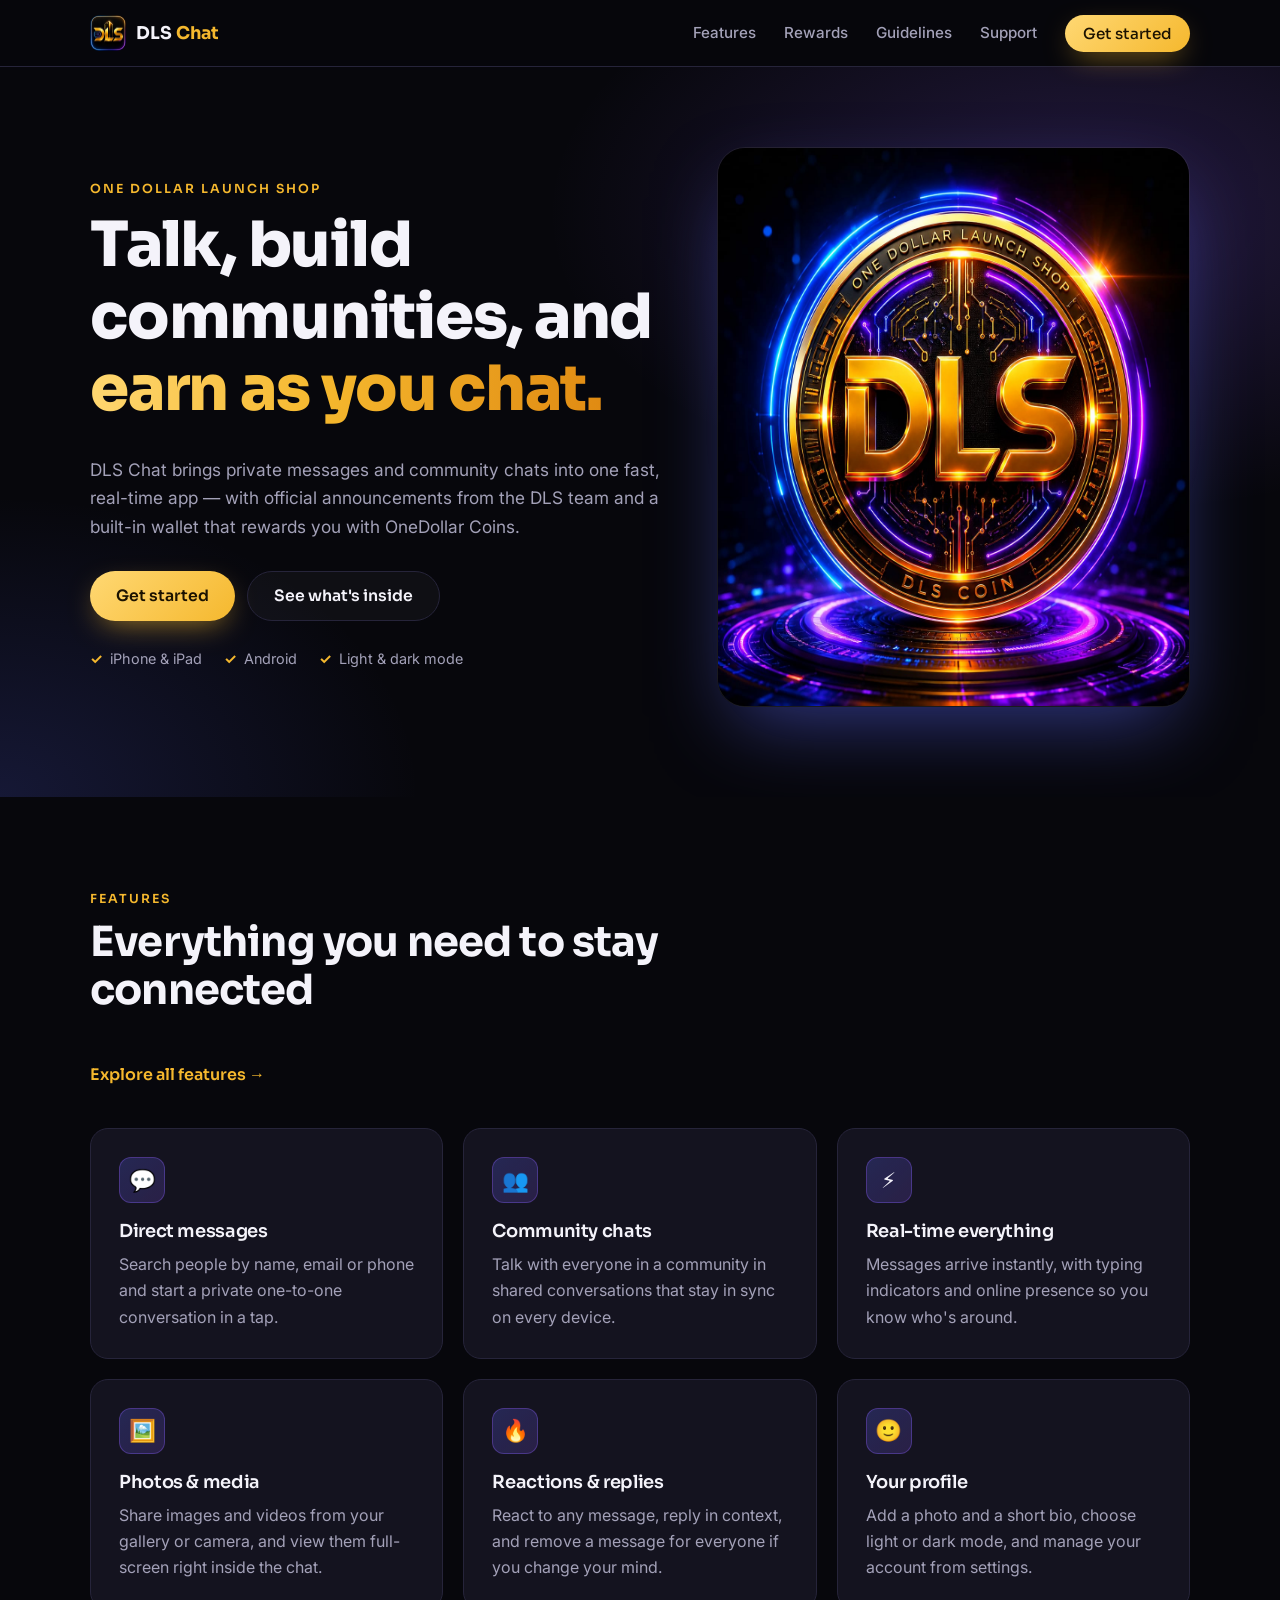
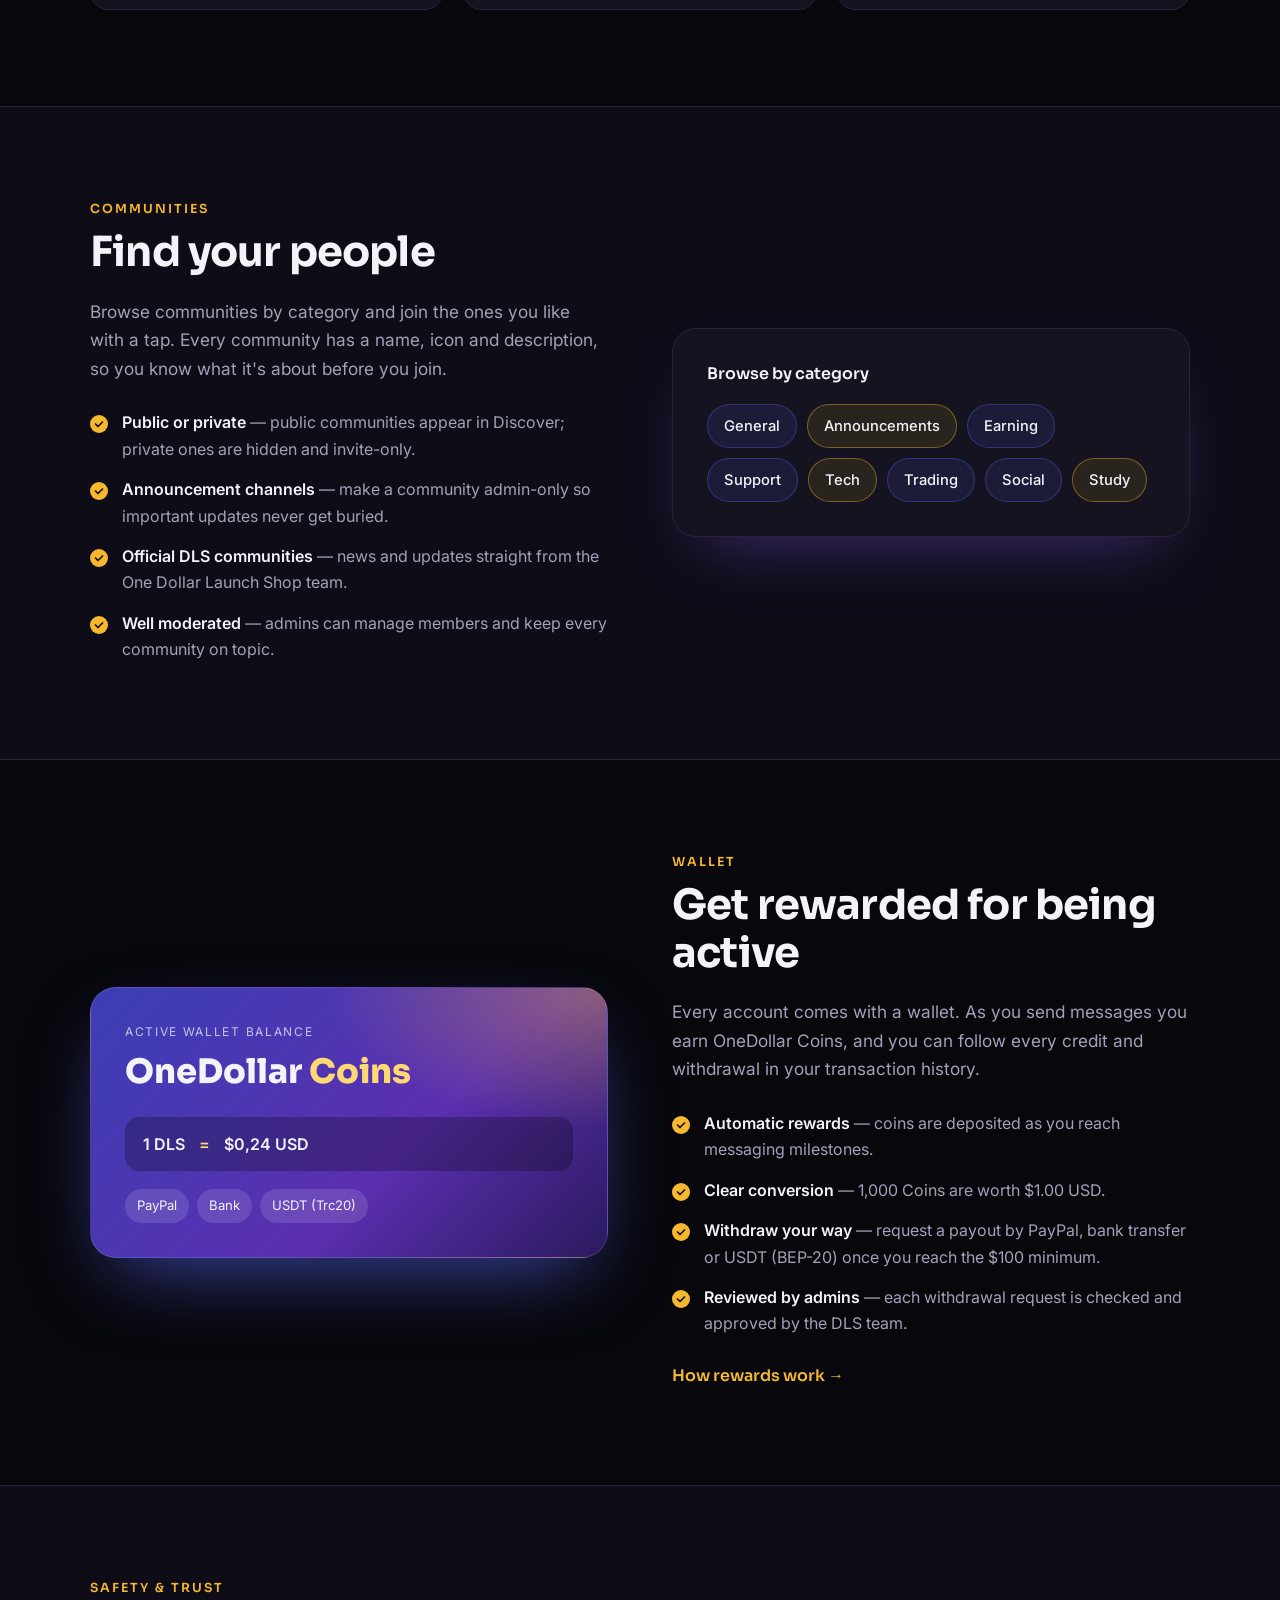
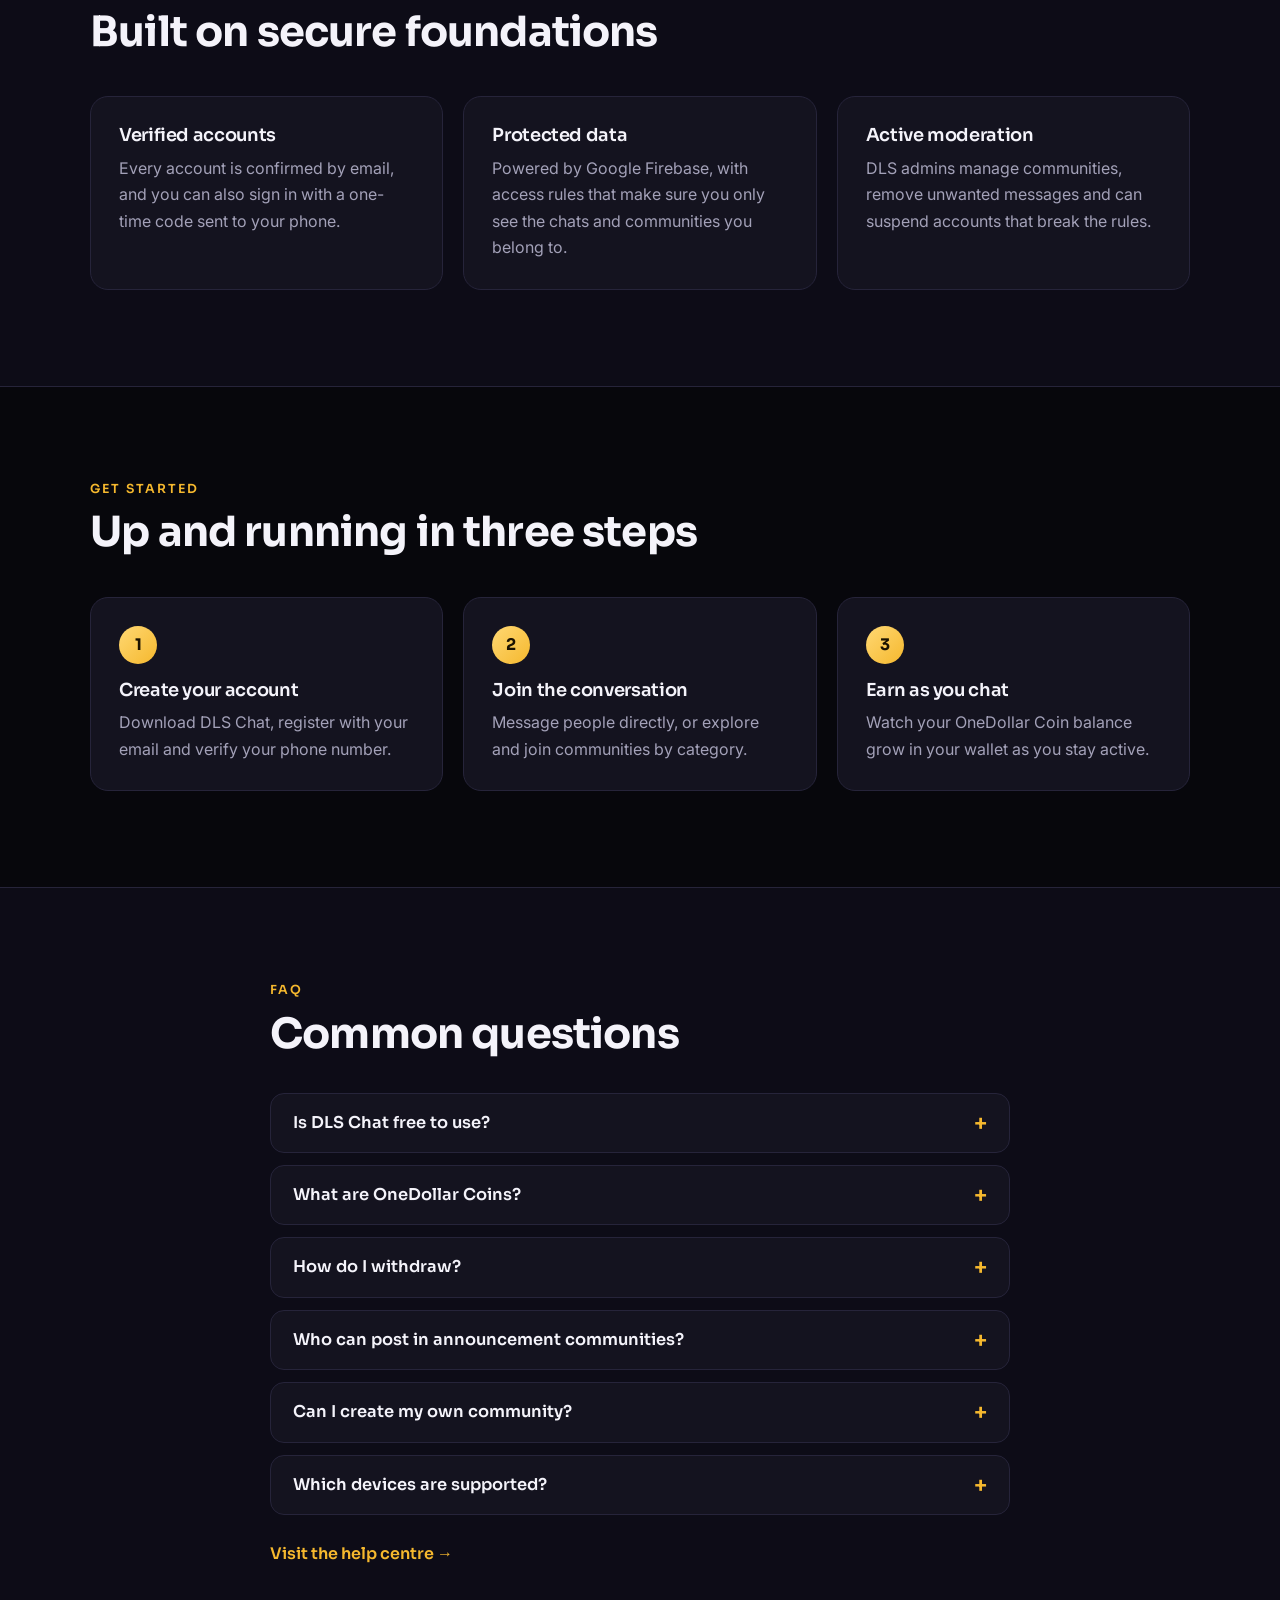
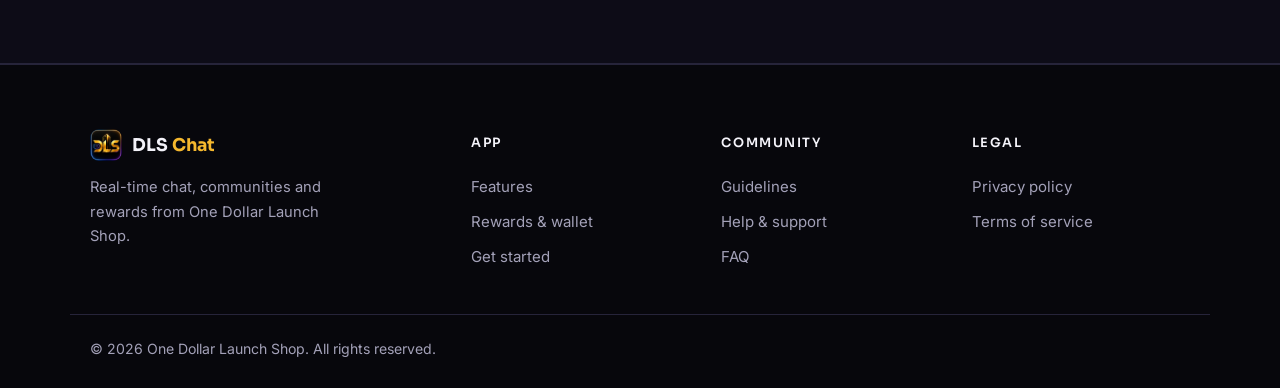
<file: index.html>
<!doctype html>
<html lang="en">
<head>
  <meta charset="utf-8">
  <meta name="viewport" content="width=device-width, initial-scale=1">
  <title>DLS Chat — One Dollar Launch Shop</title>
  <meta name="description" content="DLS Chat is the real-time messaging and community app from One Dollar Launch Shop. Direct messages, community chats, official announcements and an in-app coin wallet.">
  <meta property="og:title" content="DLS Chat — One Dollar Launch Shop">
  <meta property="og:description" content="DLS Chat is the real-time messaging and community app from One Dollar Launch Shop. Direct messages, community chats, official announcements and an in-app coin wallet.">
  <meta property="og:image" content="assets/bg.jpeg">
  <meta name="theme-color" content="#07070c">
  <link rel="icon" href="assets/favicon.png">
  <link rel="apple-touch-icon" href="assets/logo.jpeg">
  <link rel="preconnect" href="https://fonts.googleapis.com">
  <link rel="preconnect" href="https://fonts.gstatic.com" crossorigin>
  <link href="https://fonts.googleapis.com/css2?family=Sora:wght@500;600;700;800&family=Inter:wght@400;500;600&display=swap" rel="stylesheet">
  <link rel="stylesheet" href="styles.css">
  <script src="script.js" defer></script>
</head>
<body>

  <header class="nav">
    <div class="wrap nav-inner">
      <a class="brand" href="index.html">
        <img src="assets/logo.jpeg" alt="" width="36" height="36">
        <span>DLS <em>Chat</em></span>
      </a>
      <button class="menu-btn" type="button" aria-label="Open menu" aria-expanded="false" aria-controls="nav-links">
        <span></span><span></span><span></span>
      </button>
      <nav id="nav-links" class="nav-links" aria-label="Main">
        <a href="features.html">Features</a>
        <a href="rewards.html">Rewards</a>
        <a href="guidelines.html">Guidelines</a>
        <a href="support.html">Support</a>
        <a class="btn btn-gold btn-sm" href="index.html#get-started">Get started</a>
      </nav>
    </div>
  </header>

  <main id="top">

    <!-- Hero -->
    <section class="hero">
      <div class="wrap hero-grid">
        <div class="hero-copy">
          <p class="eyebrow">One Dollar Launch Shop</p>
          <h1>Talk, build communities, and <span class="gold">earn as you chat.</span></h1>
          <p class="lead">
            DLS Chat brings private messages and
            community chats
            into one fast, real-time app — with official announcements from the
            DLS team and a built-in wallet that rewards you with OneDollar Coins.
          </p>
          <div class="cta-row">
            <a class="btn btn-gold" href="https://github.com/DeepakGandhidev/dls-chat-website/releases/download/2.0.0/application-33b08bee-f29e-49ff-b77b-943839dc63da.apk" download>Get started</a>
            <a class="btn btn-ghost" href="#features">See what's inside</a>
          </div>
          <ul class="platforms">
            <li>iPhone &amp; iPad</li>
            <li>Android</li>
            <li>Light &amp; dark mode</li>
          </ul>
        </div>
        <div class="hero-art">
          <div class="coin-glow"></div>
          <img src="assets/bg.jpeg" alt="The DLS Coin — One Dollar Launch Shop" width="560" height="560">
        </div>
      </div>
    </section>

    <!-- Features -->
    <section id="features" class="section">
      <div class="wrap">
        <p class="eyebrow">Features</p>
        <h2>Everything you need to stay connected</h2>
        <a class="link more" href="features.html">Explore all features →</a>
        <div class="grid cards">
          <article class="card">
            <div class="ico" aria-hidden="true">💬</div>
            <h3>Direct messages</h3>
            <p>Search people by name, email or phone and start a private one-to-one conversation in a tap.</p>
          </article>
          <article class="card">
            <div class="ico" aria-hidden="true">👥</div>
            <h3>Community chats</h3>
            <p>Talk with everyone in a community in shared conversations that stay in sync on every device.</p>
          </article>
          <article class="card">
            <div class="ico" aria-hidden="true">⚡</div>
            <h3>Real-time everything</h3>
            <p>Messages arrive instantly, with typing indicators and online presence so you know who's around.</p>
          </article>
          <article class="card">
            <div class="ico" aria-hidden="true">🖼️</div>
            <h3>Photos &amp; media</h3>
            <p>Share images and videos from your gallery or camera, and view them full-screen right inside the chat.</p>
          </article>
          <article class="card">
            <div class="ico" aria-hidden="true">🔥</div>
            <h3>Reactions &amp; replies</h3>
            <p>React to any message, reply in context, and remove a message for everyone if you change your mind.</p>
          </article>
          <article class="card">
            <div class="ico" aria-hidden="true">🙂</div>
            <h3>Your profile</h3>
            <p>Add a photo and a short bio, choose light or dark mode, and manage your account from settings.</p>
          </article>
        </div>
      </div>
    </section>

    <!-- Communities -->
    <section id="communities" class="section alt">
      <div class="wrap split">
        <div>
          <p class="eyebrow">Communities</p>
          <h2>Find your people</h2>
          <p class="lead">
            Browse communities by category and join the ones you like with a tap.
            Every community has a name, icon and description, so you know what
            it's about before you join.
          </p>
          <ul class="checks">
            <li><strong>Public or private</strong> — public communities appear in Discover; private ones are hidden and invite-only.</li>
            <li><strong>Announcement channels</strong> — make a community admin-only so important updates never get buried.</li>
            <li><strong>Official DLS communities</strong> — news and updates straight from the One Dollar Launch Shop team.</li>
            <li><strong>Well moderated</strong> — admins can manage members and keep every community on topic.</li>
          </ul>
        </div>
        <div class="tag-panel" aria-label="Community categories">
          <p class="tag-title">Browse by category</p>
          <div class="tags">
            <span>General</span><span>Announcements</span><span>Earning</span><span>Support</span>
            <span>Tech</span><span>Trading</span><span>Social</span><span>Study</span>
          </div>
        </div>
      </div>
    </section>

    <!-- Wallet -->
    <section id="wallet" class="section">
      <div class="wrap split reverse">
        <div class="wallet-card" aria-hidden="true">
          <p class="wc-label">Active wallet balance</p>
          <p class="wc-amount">OneDollar <span>Coins</span></p>
          <div class="wc-row">
            <span>1 DLS </span><span class="wc-eq">=</span><span>$0,24 USD</span>
          </div>
          <div class="wc-methods"><span>PayPal</span><span>Bank</span><span>USDT (Trc20)</span></div>
        </div>
        <div>
          <p class="eyebrow">Wallet</p>
          <h2>Get rewarded for being active</h2>
          <p class="lead">
            Every account comes with a wallet. As you send messages you earn
            OneDollar Coins, and you can follow every credit and withdrawal in
            your transaction history.
          </p>
          <ul class="checks">
            <li><strong>Automatic rewards</strong> — coins are deposited as you reach messaging milestones.</li>
            <li><strong>Clear conversion</strong> — 1,000 Coins are worth $1.00 USD.</li>
            <li><strong>Withdraw your way</strong> — request a payout by PayPal, bank transfer or USDT (BEP-20) once you reach the $100 minimum.</li>
            <li><strong>Reviewed by admins</strong> — each withdrawal request is checked and approved by the DLS team.</li>
          </ul>
          <a class="link more" href="rewards.html">How rewards work →</a>
        </div>
      </div>
    </section>

    <!-- Safety -->
    <section class="section alt">
      <div class="wrap">
        <p class="eyebrow">Safety &amp; trust</p>
        <h2>Built on secure foundations</h2>
        <div class="grid three">
          <article class="card flat">
            <h3>Verified accounts</h3>
            <p>Every account is confirmed by email, and you can also sign in with a one-time code sent to your phone.</p>
          </article>
          <article class="card flat">
            <h3>Protected data</h3>
            <p>Powered by Google Firebase, with access rules that make sure you only see the chats and communities you belong to.</p>
          </article>
          <article class="card flat">
            <h3>Active moderation</h3>
            <p>DLS admins manage communities, remove unwanted messages and can suspend accounts that break the rules.</p>
          </article>
        </div>
      </div>
    </section>

    <!-- How it works -->
    <section id="get-started" class="section">
      <div class="wrap">
        <p class="eyebrow">Get started</p>
        <h2>Up and running in three steps</h2>
        <ol class="steps">
          <li>
            <span class="num">1</span>
            <h3>Create your account</h3>
            <p>Download DLS Chat, register with your email and verify your phone number.</p>
          </li>
          <li>
            <span class="num">2</span>
            <h3>Join the conversation</h3>
            <p>Message people directly, or explore and join communities by category.</p>
          </li>
          <li>
            <span class="num">3</span>
            <h3>Earn as you chat</h3>
            <p>Watch your OneDollar Coin balance grow in your wallet as you stay active.</p>
          </li>
        </ol>
      </div>
    </section>

    <!-- FAQ -->
    <section id="faq" class="section alt">
      <div class="wrap narrow">
        <p class="eyebrow">FAQ</p>
        <h2>Common questions</h2>
        <details>
          <summary>Is DLS Chat free to use?</summary>
          <p>Yes. Creating an account, messaging and joining communities are all free.</p>
        </details>
        <details>
          <summary>What are OneDollar Coins?</summary>
          <p>They're the in-app reward currency. You earn them automatically by sending messages, and 1,000 Coins are worth $1.00 USD.</p>
        </details>
        <details>
          <summary>How do I withdraw?</summary>
          <p>Open your wallet, tap Withdraw, choose PayPal, bank transfer or USDT (BEP-20), and enter your payout details. The minimum withdrawal is $100 USD, and each request is reviewed by an admin before it is paid.</p>
        </details>
        <details>
          <summary>Who can post in announcement communities?</summary>
          <p>Only that community's admins. Members can read everything, which keeps important updates easy to find.</p>
        </details>
        <details>
          <summary>Can I create my own community?</summary>
          <p>Communities are created and run by the DLS team, so everything stays organised. Have an idea for one? Message an admin from the Community tab.</p>
        </details>
        <details>
          <summary>Which devices are supported?</summary>
          <p>DLS Chat runs on iPhone, iPad and Android, and follows your device's light or dark mode.</p>
        </details>
        <a class="link more" href="support.html">Visit the help centre →</a>
      </div>
    </section>

  </main>

  <footer class="footer">
    <div class="wrap footer-grid">
      <div class="footer-brand">
        <a class="brand" href="index.html">
          <img src="assets/logo.jpeg" alt="" width="32" height="32">
          <span>DLS <em>Chat</em></span>
        </a>
        <p>Real-time chat, communities and rewards from One Dollar Launch Shop.</p>
      </div>
      <div>
        <h4>App</h4>
        <a href="features.html">Features</a>
        <a href="rewards.html">Rewards &amp; wallet</a>
        <a href="index.html#get-started">Get started</a>
      </div>
      <div>
        <h4>Community</h4>
        <a href="guidelines.html">Guidelines</a>
        <a href="support.html">Help &amp; support</a>
        <a href="support.html#faq">FAQ</a>
      </div>
      <div>
        <h4>Legal</h4>
        <a href="privacy.html">Privacy policy</a>
        <a href="terms.html">Terms of service</a>
      </div>
    </div>
    <div class="wrap footer-bottom">
      <p>&copy; <span class="year">2026</span> One Dollar Launch Shop. All rights reserved.</p>
    </div>
  </footer>

</body>
</html>
</file>
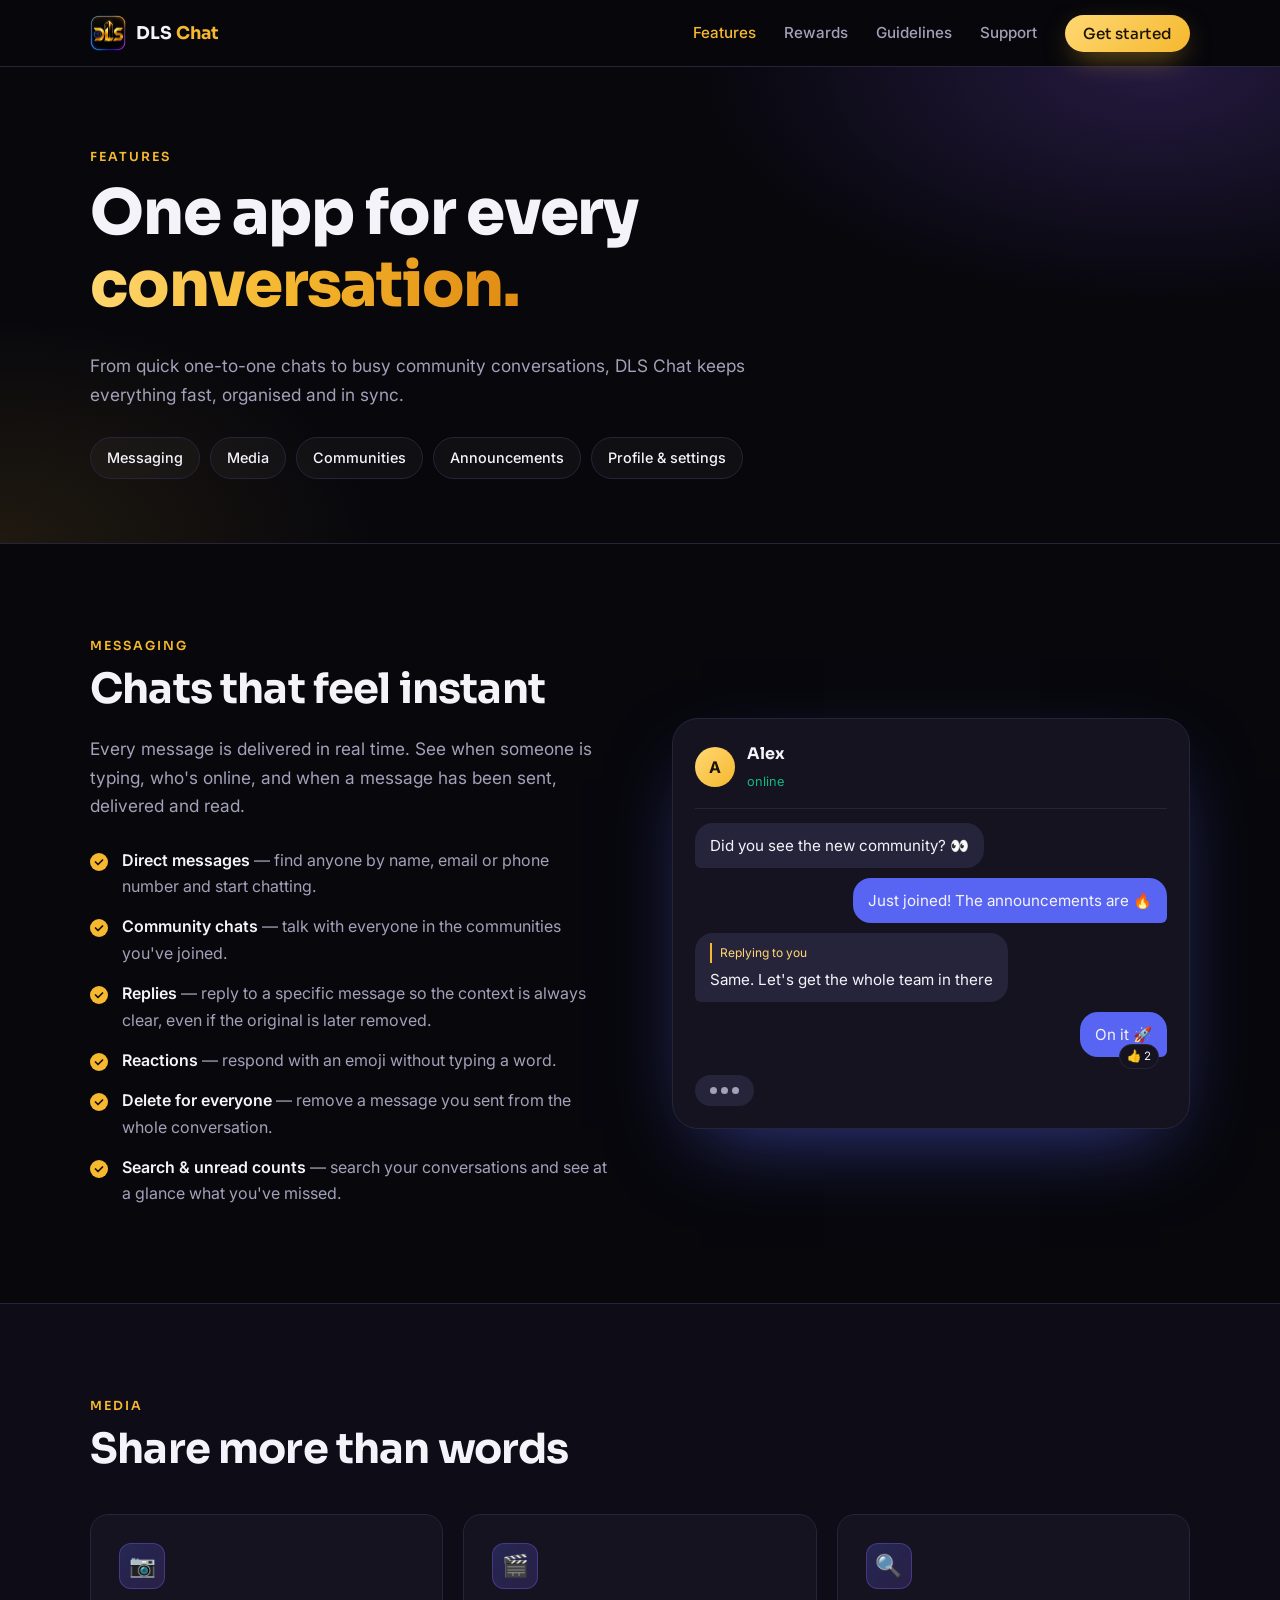
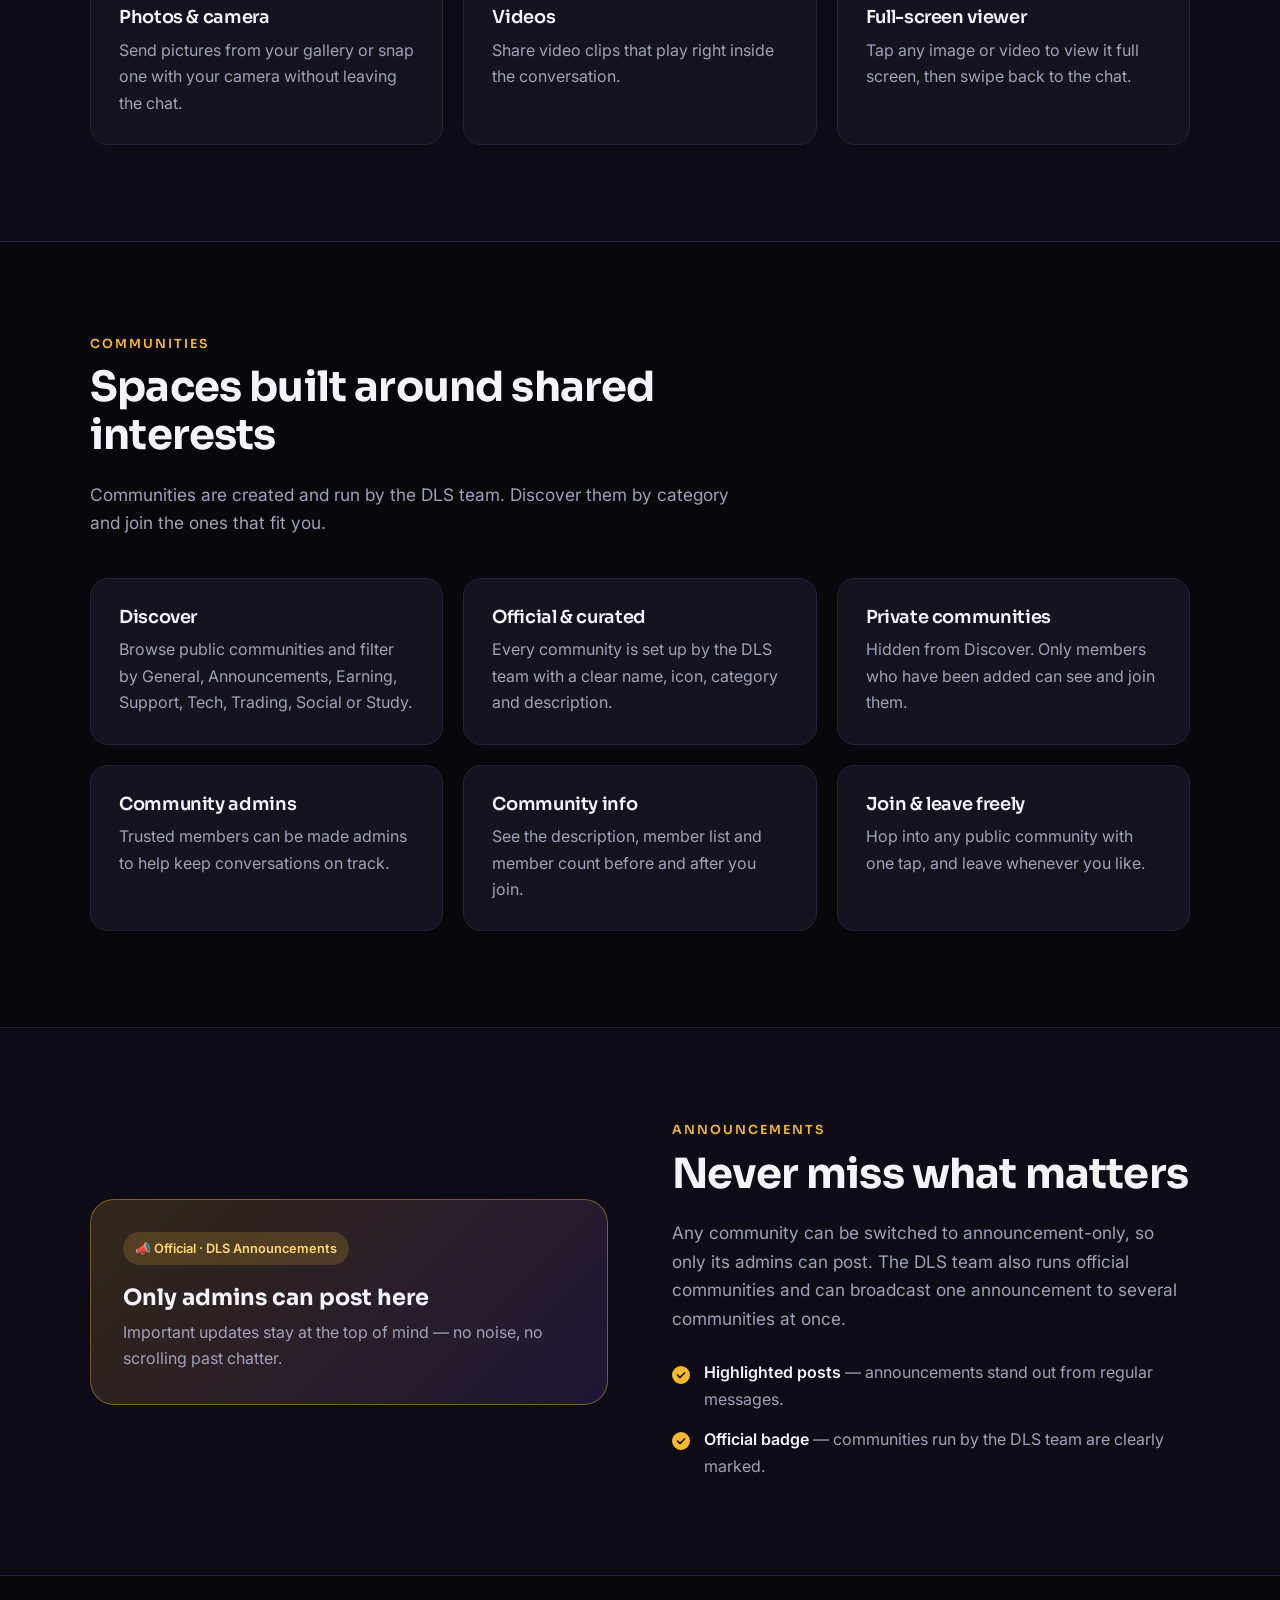
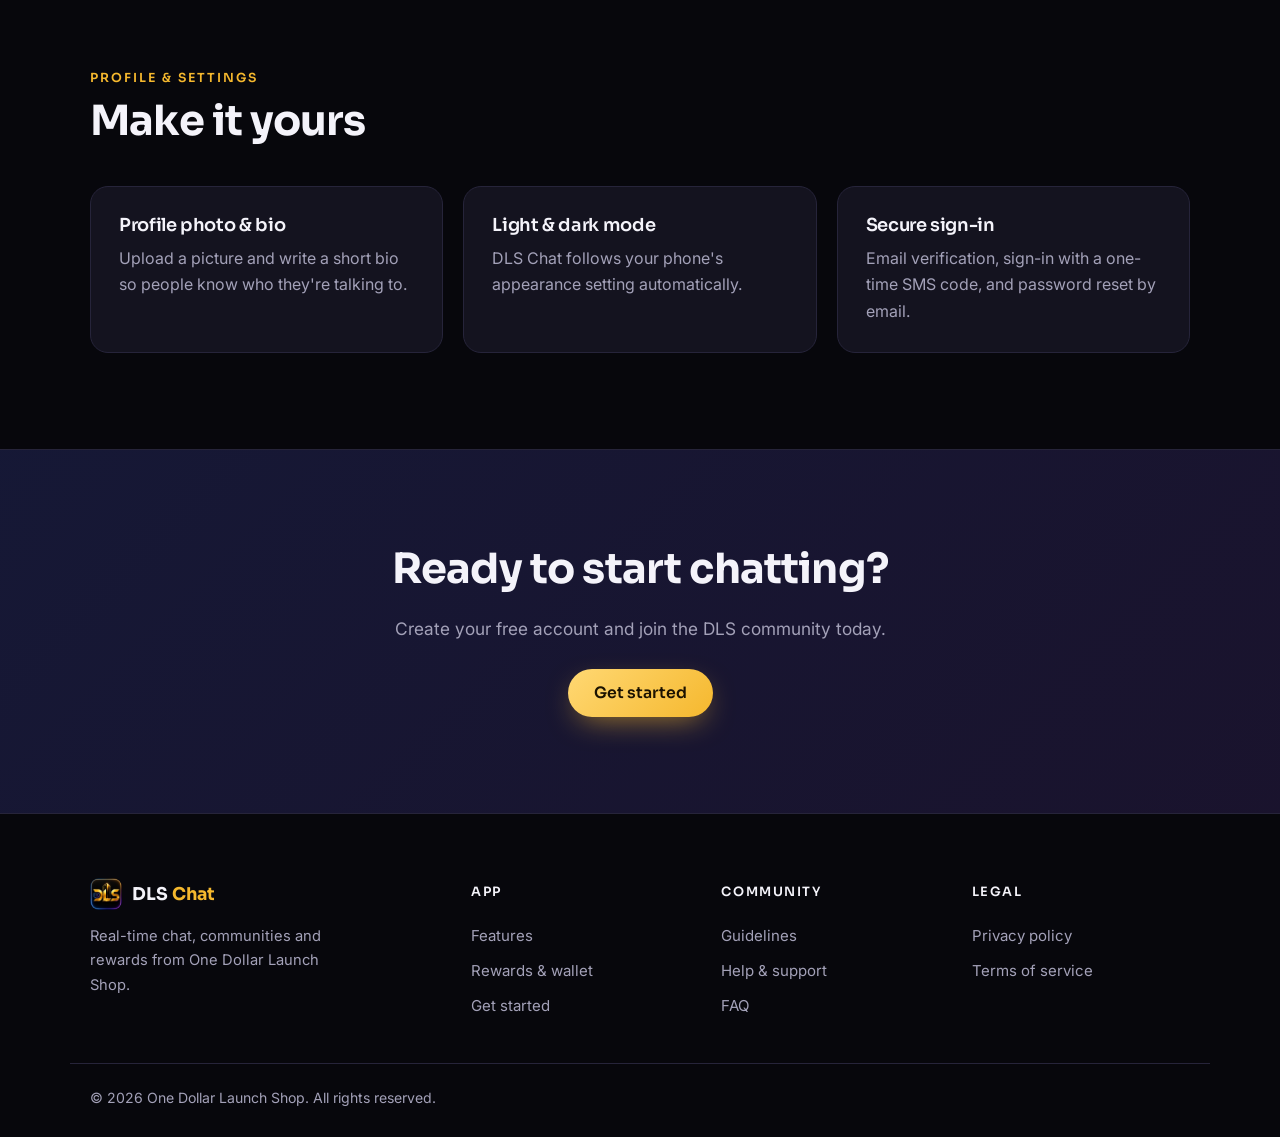
<file: features.html>
<!doctype html>
<html lang="en">
<head>
  <meta charset="utf-8">
  <meta name="viewport" content="width=device-width, initial-scale=1">
  <title>Features — DLS Chat</title>
  <meta name="description" content="Direct messages, communities, announcements, media sharing, reactions, replies and more in DLS Chat.">
  <meta property="og:title" content="Features — DLS Chat">
  <meta property="og:description" content="Direct messages, communities, announcements, media sharing, reactions, replies and more in DLS Chat.">
  <meta property="og:image" content="assets/bg.jpeg">
  <meta name="theme-color" content="#07070c">
  <link rel="icon" href="assets/favicon.png">
  <link rel="apple-touch-icon" href="assets/logo.jpeg">
  <link rel="preconnect" href="https://fonts.googleapis.com">
  <link rel="preconnect" href="https://fonts.gstatic.com" crossorigin>
  <link href="https://fonts.googleapis.com/css2?family=Sora:wght@500;600;700;800&family=Inter:wght@400;500;600&display=swap" rel="stylesheet">
  <link rel="stylesheet" href="styles.css">
  <script src="script.js" defer></script>
</head>
<body>

  <header class="nav">
    <div class="wrap nav-inner">
      <a class="brand" href="index.html">
        <img src="assets/logo.jpeg" alt="" width="36" height="36">
        <span>DLS <em>Chat</em></span>
      </a>
      <button class="menu-btn" type="button" aria-label="Open menu" aria-expanded="false" aria-controls="nav-links">
        <span></span><span></span><span></span>
      </button>
      <nav id="nav-links" class="nav-links" aria-label="Main">
        <a href="features.html">Features</a>
        <a href="rewards.html">Rewards</a>
        <a href="guidelines.html">Guidelines</a>
        <a href="support.html">Support</a>
        <a class="btn btn-gold btn-sm" href="index.html#get-started">Get started</a>
      </nav>
    </div>
  </header>

  <main id="top">
    <section class="page-hero">
      <div class="wrap">
        <p class="eyebrow">Features</p>
        <h1>One app for every <span class="gold">conversation.</span></h1>
        <p class="lead">From quick one-to-one chats to busy community conversations, DLS Chat keeps everything fast, organised and in sync.</p>
        <nav class="jump" aria-label="On this page">
          <a href="#messaging">Messaging</a>
          <a href="#media">Media</a>
          <a href="#communities">Communities</a>
          <a href="#announcements">Announcements</a>
          <a href="#profile">Profile &amp; settings</a>
        </nav>
      </div>
    </section>

    <section id="messaging" class="section">
      <div class="wrap split">
        <div>
          <p class="eyebrow">Messaging</p>
          <h2>Chats that feel instant</h2>
          <p class="lead">Every message is delivered in real time. See when someone is typing, who's online, and when a message has been sent, delivered and read.</p>
          <ul class="checks">
            <li><strong>Direct messages</strong> — find anyone by name, email or phone number and start chatting.</li>
            <li><strong>Community chats</strong> — talk with everyone in the communities you've joined.</li>
            <li><strong>Replies</strong> — reply to a specific message so the context is always clear, even if the original is later removed.</li>
            <li><strong>Reactions</strong> — respond with an emoji without typing a word.</li>
            <li><strong>Delete for everyone</strong> — remove a message you sent from the whole conversation.</li>
            <li><strong>Search &amp; unread counts</strong> — search your conversations and see at a glance what you've missed.</li>
          </ul>
        </div>
        <div class="mock-chat" aria-hidden="true">
          <div class="mc-head"><span class="mc-av">A</span><div><b>Alex</b><small>online</small></div></div>
          <div class="mc-msg other">Did you see the new community? 👀</div>
          <div class="mc-msg self">Just joined! The announcements are 🔥</div>
          <div class="mc-msg other reply"><span>Replying to you</span>Same. Let's get the whole team in there</div>
          <div class="mc-msg self">On it 🚀<i class="mc-react">👍 2</i></div>
          <div class="mc-typing"><i></i><i></i><i></i></div>
        </div>
      </div>
    </section>

    <section id="media" class="section alt">
      <div class="wrap">
        <p class="eyebrow">Media</p>
        <h2>Share more than words</h2>
        <div class="grid three">
          <article class="card">
            <div class="ico" aria-hidden="true">📷</div>
            <h3>Photos &amp; camera</h3>
            <p>Send pictures from your gallery or snap one with your camera without leaving the chat.</p>
          </article>
          <article class="card">
            <div class="ico" aria-hidden="true">🎬</div>
            <h3>Videos</h3>
            <p>Share video clips that play right inside the conversation.</p>
          </article>
          <article class="card">
            <div class="ico" aria-hidden="true">🔍</div>
            <h3>Full-screen viewer</h3>
            <p>Tap any image or video to view it full screen, then swipe back to the chat.</p>
          </article>
        </div>
      </div>
    </section>

    <section id="communities" class="section">
      <div class="wrap">
        <p class="eyebrow">Communities</p>
        <h2>Spaces built around shared interests</h2>
        <p class="lead">Communities are created and run by the DLS team. Discover them by category and join the ones that fit you.</p>
        <div class="grid cards">
          <article class="card">
            <h3>Discover</h3>
            <p>Browse public communities and filter by General, Announcements, Earning, Support, Tech, Trading, Social or Study.</p>
          </article>
          <article class="card">
            <h3>Official &amp; curated</h3>
            <p>Every community is set up by the DLS team with a clear name, icon, category and description.</p>
          </article>
          <article class="card">
            <h3>Private communities</h3>
            <p>Hidden from Discover. Only members who have been added can see and join them.</p>
          </article>
          <article class="card">
            <h3>Community admins</h3>
            <p>Trusted members can be made admins to help keep conversations on track.</p>
          </article>
          <article class="card">
            <h3>Community info</h3>
            <p>See the description, member list and member count before and after you join.</p>
          </article>
          <article class="card">
            <h3>Join &amp; leave freely</h3>
            <p>Hop into any public community with one tap, and leave whenever you like.</p>
          </article>
        </div>
      </div>
    </section>

    <section id="announcements" class="section alt">
      <div class="wrap split reverse">
        <div class="announce" aria-hidden="true">
          <div class="an-badge">📣 Official · DLS Announcements</div>
          <p class="an-title">Only admins can post here</p>
          <p class="an-body">Important updates stay at the top of mind — no noise, no scrolling past chatter.</p>
        </div>
        <div>
          <p class="eyebrow">Announcements</p>
          <h2>Never miss what matters</h2>
          <p class="lead">Any community can be switched to announcement-only, so only its admins can post. The DLS team also runs official communities and can broadcast one announcement to several communities at once.</p>
          <ul class="checks">
            <li><strong>Highlighted posts</strong> — announcements stand out from regular messages.</li>
            <li><strong>Official badge</strong> — communities run by the DLS team are clearly marked.</li>
          </ul>
        </div>
      </div>
    </section>

    <section id="profile" class="section">
      <div class="wrap">
        <p class="eyebrow">Profile &amp; settings</p>
        <h2>Make it yours</h2>
        <div class="grid three">
          <article class="card flat">
            <h3>Profile photo &amp; bio</h3>
            <p>Upload a picture and write a short bio so people know who they're talking to.</p>
          </article>
          <article class="card flat">
            <h3>Light &amp; dark mode</h3>
            <p>DLS Chat follows your phone's appearance setting automatically.</p>
          </article>
          <article class="card flat">
            <h3>Secure sign-in</h3>
            <p>Email verification, sign-in with a one-time SMS code, and password reset by email.</p>
          </article>
        </div>
      </div>
    </section>

    <section class="section cta-band">
      <div class="wrap cta-inner">
        <h2>Ready to start chatting?</h2>
        <p class="lead">Create your free account and join the DLS community today.</p>
        <a class="btn btn-gold" href="index.html#get-started">Get started</a>
      </div>
    </section>

  </main>

  <footer class="footer">
    <div class="wrap footer-grid">
      <div class="footer-brand">
        <a class="brand" href="index.html">
          <img src="assets/logo.jpeg" alt="" width="32" height="32">
          <span>DLS <em>Chat</em></span>
        </a>
        <p>Real-time chat, communities and rewards from One Dollar Launch Shop.</p>
      </div>
      <div>
        <h4>App</h4>
        <a href="features.html">Features</a>
        <a href="rewards.html">Rewards &amp; wallet</a>
        <a href="index.html#get-started">Get started</a>
      </div>
      <div>
        <h4>Community</h4>
        <a href="guidelines.html">Guidelines</a>
        <a href="support.html">Help &amp; support</a>
        <a href="support.html#faq">FAQ</a>
      </div>
      <div>
        <h4>Legal</h4>
        <a href="privacy.html">Privacy policy</a>
        <a href="terms.html">Terms of service</a>
      </div>
    </div>
    <div class="wrap footer-bottom">
      <p>&copy; <span class="year">2026</span> One Dollar Launch Shop. All rights reserved.</p>
    </div>
  </footer>

</body>
</html>
</file>
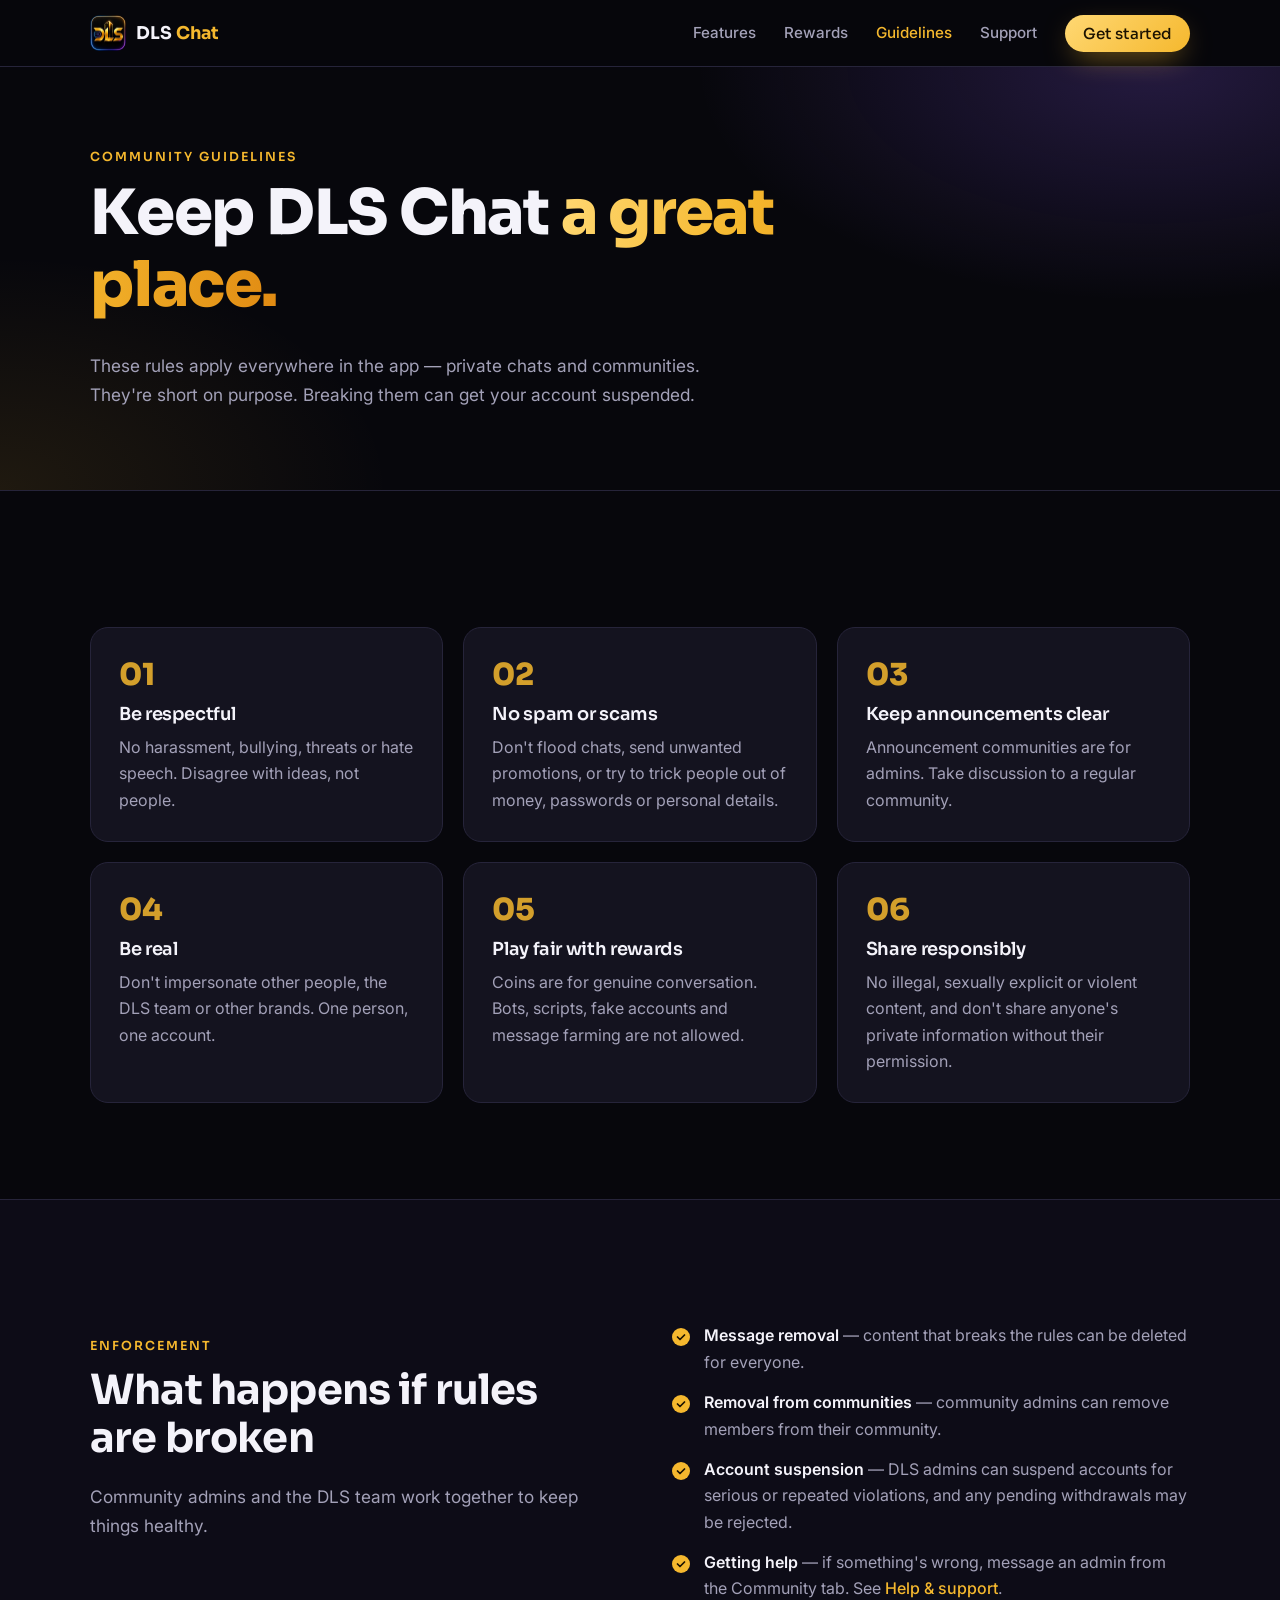
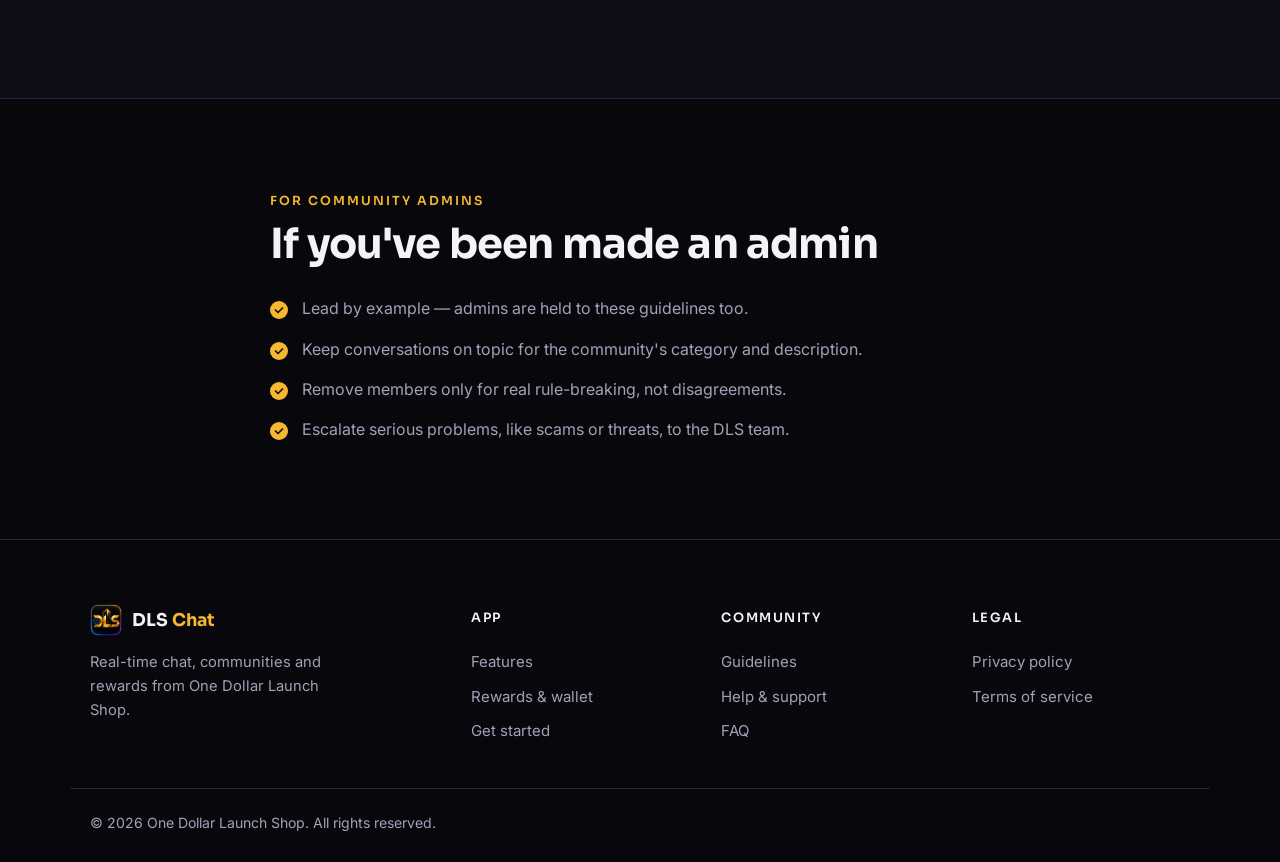
<file: guidelines.html>
<!doctype html>
<html lang="en">
<head>
  <meta charset="utf-8">
  <meta name="viewport" content="width=device-width, initial-scale=1">
  <title>Community Guidelines — DLS Chat</title>
  <meta name="description" content="The rules that keep DLS Chat friendly, safe and useful for everyone.">
  <meta property="og:title" content="Community Guidelines — DLS Chat">
  <meta property="og:description" content="The rules that keep DLS Chat friendly, safe and useful for everyone.">
  <meta property="og:image" content="assets/bg.jpeg">
  <meta name="theme-color" content="#07070c">
  <link rel="icon" href="assets/favicon.png">
  <link rel="apple-touch-icon" href="assets/logo.jpeg">
  <link rel="preconnect" href="https://fonts.googleapis.com">
  <link rel="preconnect" href="https://fonts.gstatic.com" crossorigin>
  <link href="https://fonts.googleapis.com/css2?family=Sora:wght@500;600;700;800&family=Inter:wght@400;500;600&display=swap" rel="stylesheet">
  <link rel="stylesheet" href="styles.css">
  <script src="script.js" defer></script>
</head>
<body>

  <header class="nav">
    <div class="wrap nav-inner">
      <a class="brand" href="index.html">
        <img src="assets/logo.jpeg" alt="" width="36" height="36">
        <span>DLS <em>Chat</em></span>
      </a>
      <button class="menu-btn" type="button" aria-label="Open menu" aria-expanded="false" aria-controls="nav-links">
        <span></span><span></span><span></span>
      </button>
      <nav id="nav-links" class="nav-links" aria-label="Main">
        <a href="features.html">Features</a>
        <a href="rewards.html">Rewards</a>
        <a href="guidelines.html">Guidelines</a>
        <a href="support.html">Support</a>
        <a class="btn btn-gold btn-sm" href="index.html#get-started">Get started</a>
      </nav>
    </div>
  </header>

  <main id="top">
    <section class="page-hero">
      <div class="wrap">
        <p class="eyebrow">Community guidelines</p>
        <h1>Keep DLS Chat <span class="gold">a great place.</span></h1>
        <p class="lead">These rules apply everywhere in the app — private chats and communities. They're short on purpose. Breaking them can get your account suspended.</p>
      </div>
    </section>

    <section class="section">
      <div class="wrap">
        <div class="grid cards rules">
          <article class="card">
            <span class="rule-num">01</span>
            <h3>Be respectful</h3>
            <p>No harassment, bullying, threats or hate speech. Disagree with ideas, not people.</p>
          </article>
          <article class="card">
            <span class="rule-num">02</span>
            <h3>No spam or scams</h3>
            <p>Don't flood chats, send unwanted promotions, or try to trick people out of money, passwords or personal details.</p>
          </article>
          <article class="card">
            <span class="rule-num">03</span>
            <h3>Keep announcements clear</h3>
            <p>Announcement communities are for admins. Take discussion to a regular community.</p>
          </article>
          <article class="card">
            <span class="rule-num">04</span>
            <h3>Be real</h3>
            <p>Don't impersonate other people, the DLS team or other brands. One person, one account.</p>
          </article>
          <article class="card">
            <span class="rule-num">05</span>
            <h3>Play fair with rewards</h3>
            <p>Coins are for genuine conversation. Bots, scripts, fake accounts and message farming are not allowed.</p>
          </article>
          <article class="card">
            <span class="rule-num">06</span>
            <h3>Share responsibly</h3>
            <p>No illegal, sexually explicit or violent content, and don't share anyone's private information without their permission.</p>
          </article>
        </div>
      </div>
    </section>

    <section class="section alt">
      <div class="wrap split">
        <div>
          <p class="eyebrow">Enforcement</p>
          <h2>What happens if rules are broken</h2>
          <p class="lead">Community admins and the DLS team work together to keep things healthy.</p>
        </div>
        <ul class="checks">
          <li><strong>Message removal</strong> — content that breaks the rules can be deleted for everyone.</li>
          <li><strong>Removal from communities</strong> — community admins can remove members from their community.</li>
          <li><strong>Account suspension</strong> — DLS admins can suspend accounts for serious or repeated violations, and any pending withdrawals may be rejected.</li>
          <li><strong>Getting help</strong> — if something's wrong, message an admin from the Community tab. See <a class="link" href="support.html">Help &amp; support</a>.</li>
        </ul>
      </div>
    </section>

    <section class="section">
      <div class="wrap narrow">
        <p class="eyebrow">For community admins</p>
        <h2>If you've been made an admin</h2>
        <ul class="checks">
          <li>Lead by example — admins are held to these guidelines too.</li>
          <li>Keep conversations on topic for the community's category and description.</li>
          <li>Remove members only for real rule-breaking, not disagreements.</li>
          <li>Escalate serious problems, like scams or threats, to the DLS team.</li>
        </ul>
      </div>
    </section>

  </main>

  <footer class="footer">
    <div class="wrap footer-grid">
      <div class="footer-brand">
        <a class="brand" href="index.html">
          <img src="assets/logo.jpeg" alt="" width="32" height="32">
          <span>DLS <em>Chat</em></span>
        </a>
        <p>Real-time chat, communities and rewards from One Dollar Launch Shop.</p>
      </div>
      <div>
        <h4>App</h4>
        <a href="features.html">Features</a>
        <a href="rewards.html">Rewards &amp; wallet</a>
        <a href="index.html#get-started">Get started</a>
      </div>
      <div>
        <h4>Community</h4>
        <a href="guidelines.html">Guidelines</a>
        <a href="support.html">Help &amp; support</a>
        <a href="support.html#faq">FAQ</a>
      </div>
      <div>
        <h4>Legal</h4>
        <a href="privacy.html">Privacy policy</a>
        <a href="terms.html">Terms of service</a>
      </div>
    </div>
    <div class="wrap footer-bottom">
      <p>&copy; <span class="year">2026</span> One Dollar Launch Shop. All rights reserved.</p>
    </div>
  </footer>

</body>
</html>
</file>
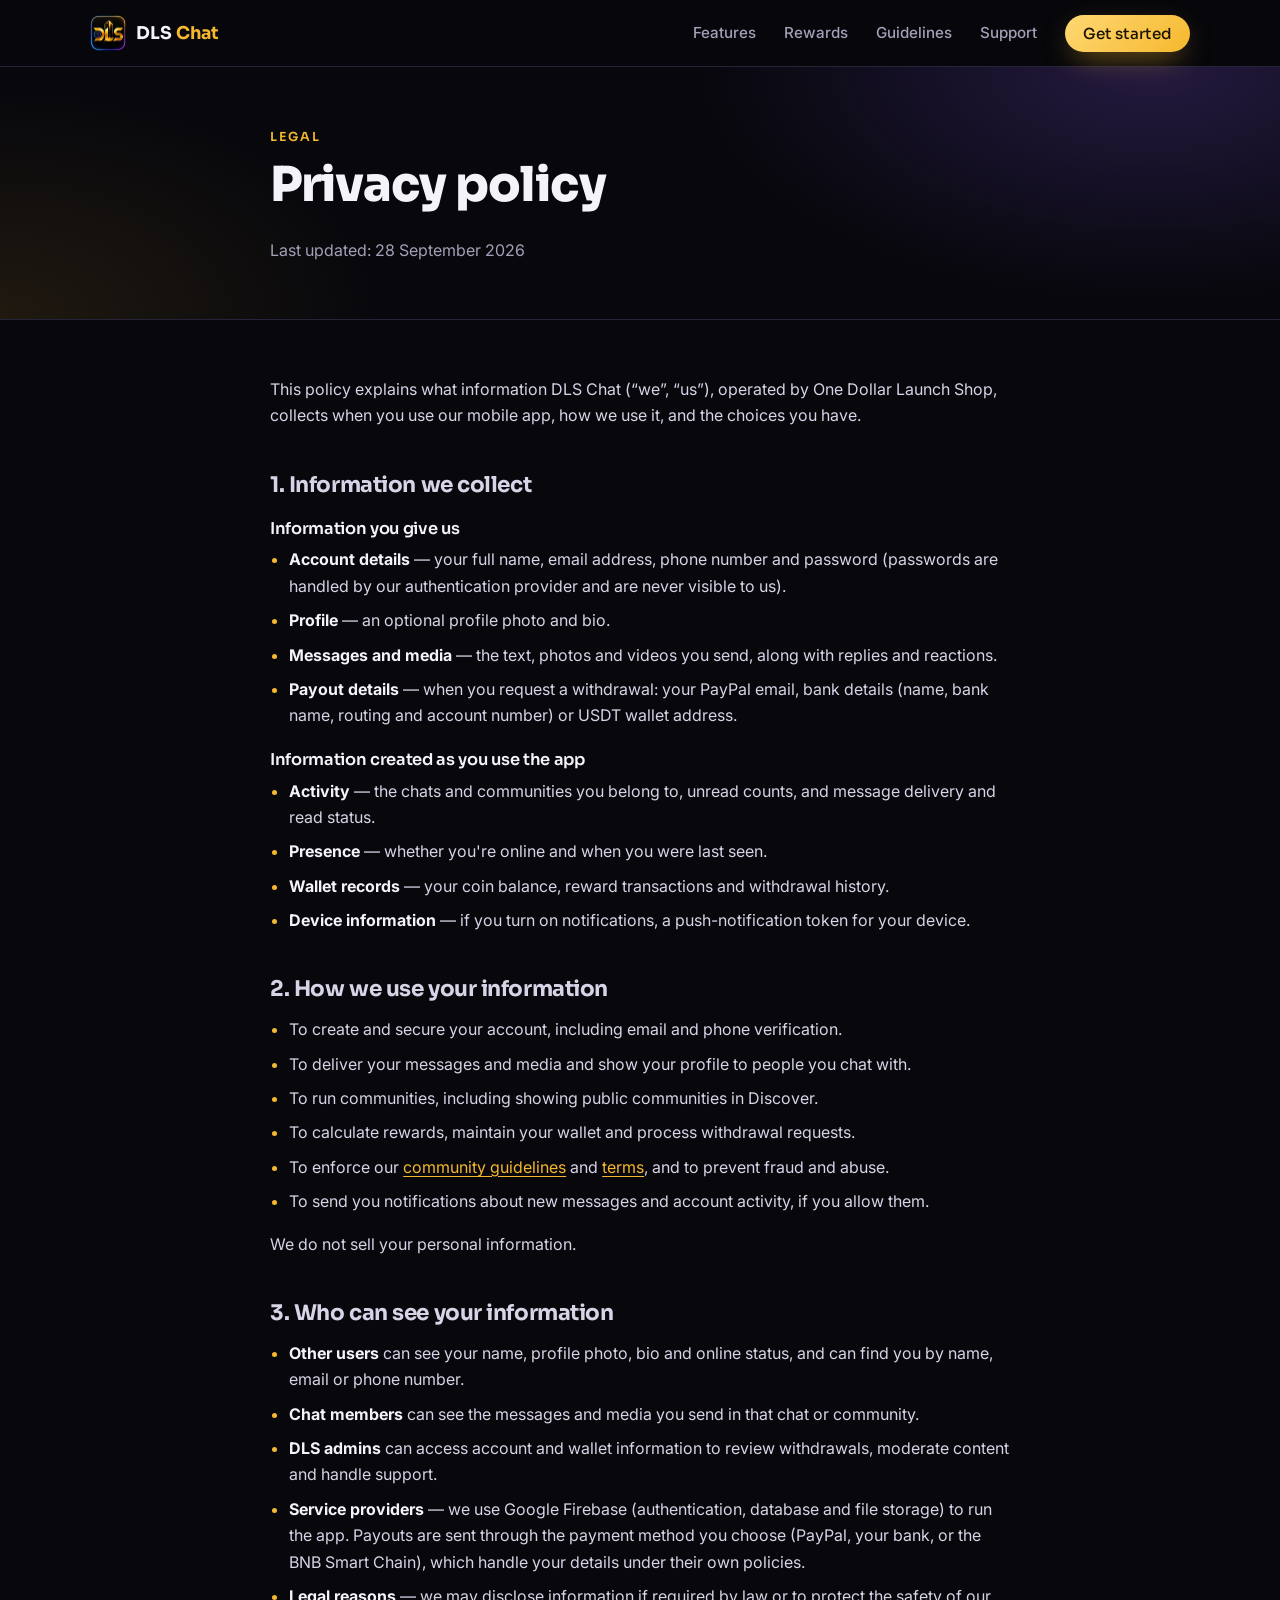
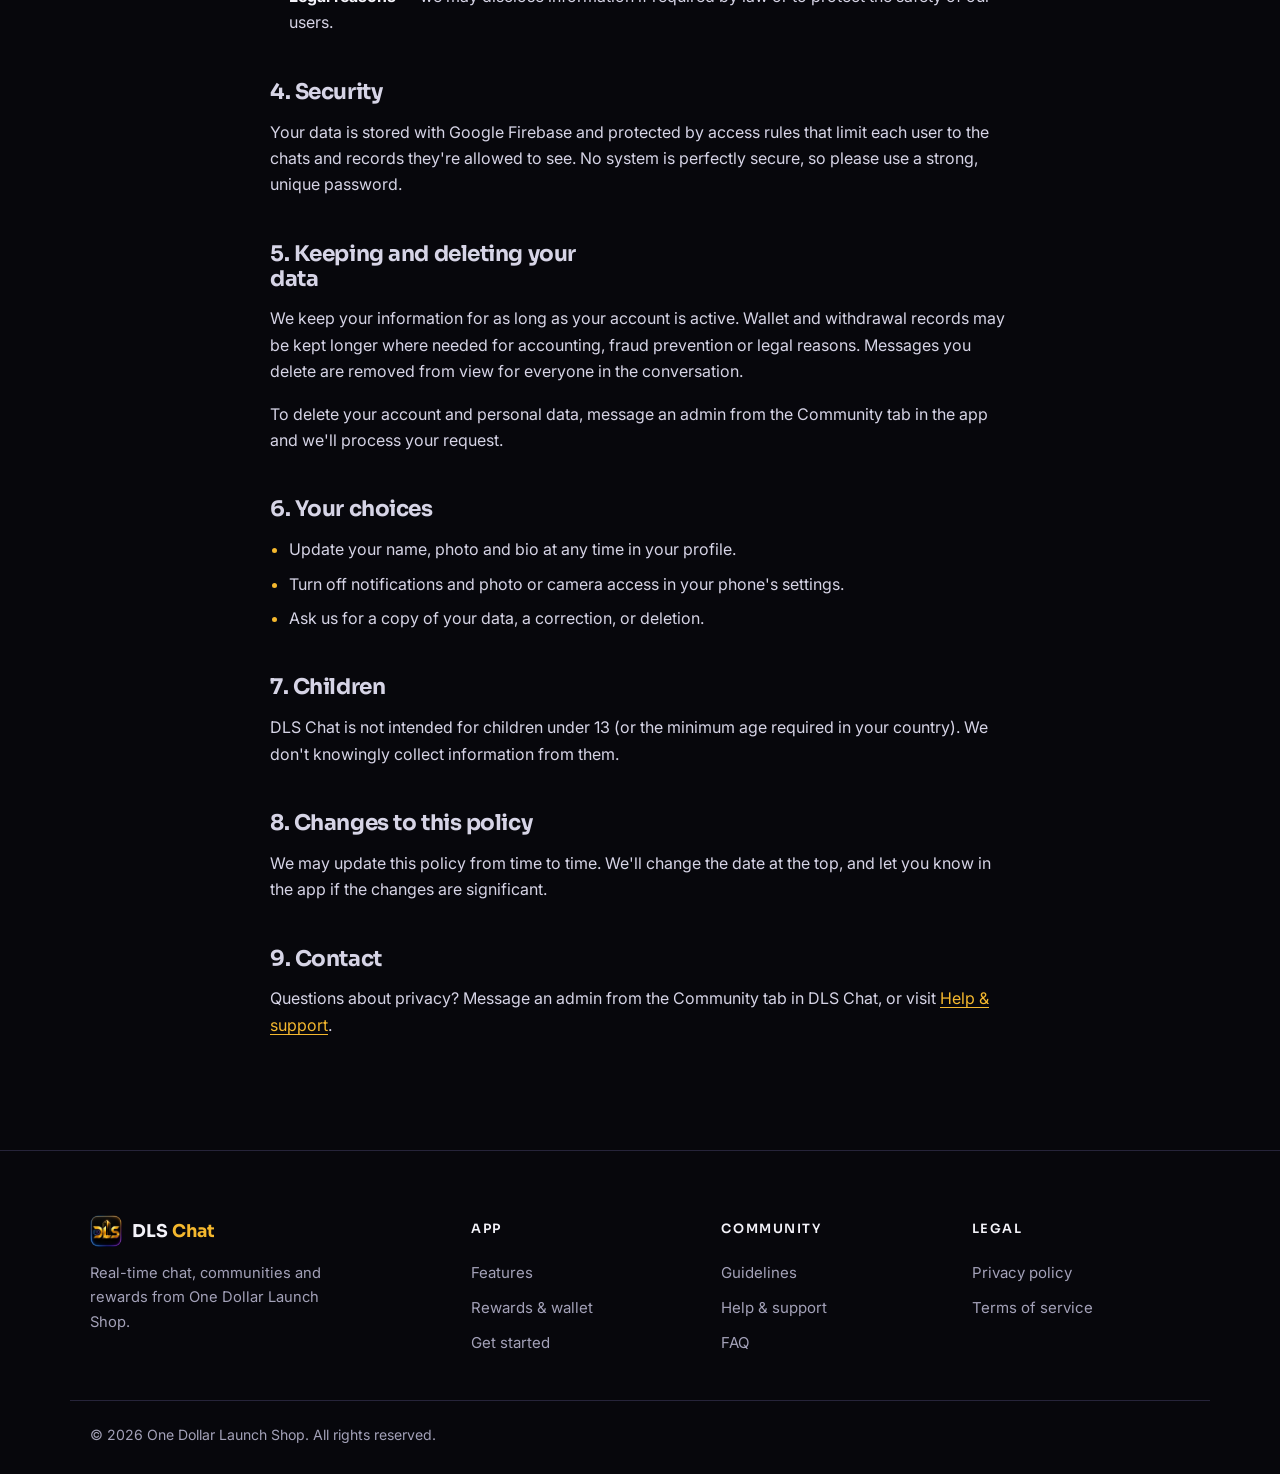
<file: privacy.html>
<!doctype html>
<html lang="en">
<head>
  <meta charset="utf-8">
  <meta name="viewport" content="width=device-width, initial-scale=1">
  <title>Privacy Policy — DLS Chat</title>
  <meta name="description" content="How DLS Chat collects, uses and protects your information.">
  <meta property="og:title" content="Privacy Policy — DLS Chat">
  <meta property="og:description" content="How DLS Chat collects, uses and protects your information.">
  <meta property="og:image" content="assets/bg.jpeg">
  <meta name="theme-color" content="#07070c">
  <link rel="icon" href="assets/favicon.png">
  <link rel="apple-touch-icon" href="assets/logo.jpeg">
  <link rel="preconnect" href="https://fonts.googleapis.com">
  <link rel="preconnect" href="https://fonts.gstatic.com" crossorigin>
  <link href="https://fonts.googleapis.com/css2?family=Sora:wght@500;600;700;800&family=Inter:wght@400;500;600&display=swap" rel="stylesheet">
  <link rel="stylesheet" href="styles.css">
  <script src="script.js" defer></script>
</head>
<body>

  <header class="nav">
    <div class="wrap nav-inner">
      <a class="brand" href="index.html">
        <img src="assets/logo.jpeg" alt="" width="36" height="36">
        <span>DLS <em>Chat</em></span>
      </a>
      <button class="menu-btn" type="button" aria-label="Open menu" aria-expanded="false" aria-controls="nav-links">
        <span></span><span></span><span></span>
      </button>
      <nav id="nav-links" class="nav-links" aria-label="Main">
        <a href="features.html">Features</a>
        <a href="rewards.html">Rewards</a>
        <a href="guidelines.html">Guidelines</a>
        <a href="support.html">Support</a>
        <a class="btn btn-gold btn-sm" href="index.html#get-started">Get started</a>
      </nav>
    </div>
  </header>

  <main id="top">
    <section class="page-hero small">
      <div class="wrap narrow">
        <p class="eyebrow">Legal</p>
        <h1>Privacy policy</h1>
        <p class="muted">Last updated: 28 September 2026</p>
      </div>
    </section>

    <section class="section prose-section">
      <div class="wrap narrow prose">
        <p>This policy explains what information DLS Chat (“we”, “us”), operated by One Dollar Launch Shop, collects when you use our mobile app, how we use it, and the choices you have.</p>

        <h2>1. Information we collect</h2>
        <h3>Information you give us</h3>
        <ul>
          <li><strong>Account details</strong> — your full name, email address, phone number and password (passwords are handled by our authentication provider and are never visible to us).</li>
          <li><strong>Profile</strong> — an optional profile photo and bio.</li>
          <li><strong>Messages and media</strong> — the text, photos and videos you send, along with replies and reactions.</li>
          <li><strong>Payout details</strong> — when you request a withdrawal: your PayPal email, bank details (name, bank name, routing and account number) or USDT wallet address.</li>
        </ul>
        <h3>Information created as you use the app</h3>
        <ul>
          <li><strong>Activity</strong> — the chats and communities you belong to, unread counts, and message delivery and read status.</li>
          <li><strong>Presence</strong> — whether you're online and when you were last seen.</li>
          <li><strong>Wallet records</strong> — your coin balance, reward transactions and withdrawal history.</li>
          <li><strong>Device information</strong> — if you turn on notifications, a push-notification token for your device.</li>
        </ul>

        <h2>2. How we use your information</h2>
        <ul>
          <li>To create and secure your account, including email and phone verification.</li>
          <li>To deliver your messages and media and show your profile to people you chat with.</li>
          <li>To run communities, including showing public communities in Discover.</li>
          <li>To calculate rewards, maintain your wallet and process withdrawal requests.</li>
          <li>To enforce our <a href="guidelines.html">community guidelines</a> and <a href="terms.html">terms</a>, and to prevent fraud and abuse.</li>
          <li>To send you notifications about new messages and account activity, if you allow them.</li>
        </ul>
        <p>We do not sell your personal information.</p>

        <h2>3. Who can see your information</h2>
        <ul>
          <li><strong>Other users</strong> can see your name, profile photo, bio and online status, and can find you by name, email or phone number.</li>
          <li><strong>Chat members</strong> can see the messages and media you send in that chat or community.</li>
          <li><strong>DLS admins</strong> can access account and wallet information to review withdrawals, moderate content and handle support.</li>
          <li><strong>Service providers</strong> — we use Google Firebase (authentication, database and file storage) to run the app. Payouts are sent through the payment method you choose (PayPal, your bank, or the BNB Smart Chain), which handle your details under their own policies.</li>
          <li><strong>Legal reasons</strong> — we may disclose information if required by law or to protect the safety of our users.</li>
        </ul>

        <h2>4. Security</h2>
        <p>Your data is stored with Google Firebase and protected by access rules that limit each user to the chats and records they're allowed to see. No system is perfectly secure, so please use a strong, unique password.</p>

        <h2>5. Keeping and deleting your data</h2>
        <p>We keep your information for as long as your account is active. Wallet and withdrawal records may be kept longer where needed for accounting, fraud prevention or legal reasons. Messages you delete are removed from view for everyone in the conversation.</p>
        <p>To delete your account and personal data, message an admin from the Community tab in the app and we'll process your request.</p>

        <h2>6. Your choices</h2>
        <ul>
          <li>Update your name, photo and bio at any time in your profile.</li>
          <li>Turn off notifications and photo or camera access in your phone's settings.</li>
          <li>Ask us for a copy of your data, a correction, or deletion.</li>
        </ul>

        <h2>7. Children</h2>
        <p>DLS Chat is not intended for children under 13 (or the minimum age required in your country). We don't knowingly collect information from them.</p>

        <h2>8. Changes to this policy</h2>
        <p>We may update this policy from time to time. We'll change the date at the top, and let you know in the app if the changes are significant.</p>

        <h2>9. Contact</h2>
        <p>Questions about privacy? Message an admin from the Community tab in DLS Chat, or visit <a href="support.html">Help &amp; support</a>.</p>
      </div>
    </section>

  </main>

  <footer class="footer">
    <div class="wrap footer-grid">
      <div class="footer-brand">
        <a class="brand" href="index.html">
          <img src="assets/logo.jpeg" alt="" width="32" height="32">
          <span>DLS <em>Chat</em></span>
        </a>
        <p>Real-time chat, communities and rewards from One Dollar Launch Shop.</p>
      </div>
      <div>
        <h4>App</h4>
        <a href="features.html">Features</a>
        <a href="rewards.html">Rewards &amp; wallet</a>
        <a href="index.html#get-started">Get started</a>
      </div>
      <div>
        <h4>Community</h4>
        <a href="guidelines.html">Guidelines</a>
        <a href="support.html">Help &amp; support</a>
        <a href="support.html#faq">FAQ</a>
      </div>
      <div>
        <h4>Legal</h4>
        <a href="privacy.html">Privacy policy</a>
        <a href="terms.html">Terms of service</a>
      </div>
    </div>
    <div class="wrap footer-bottom">
      <p>&copy; <span class="year">2026</span> One Dollar Launch Shop. All rights reserved.</p>
    </div>
  </footer>

</body>
</html>
</file>
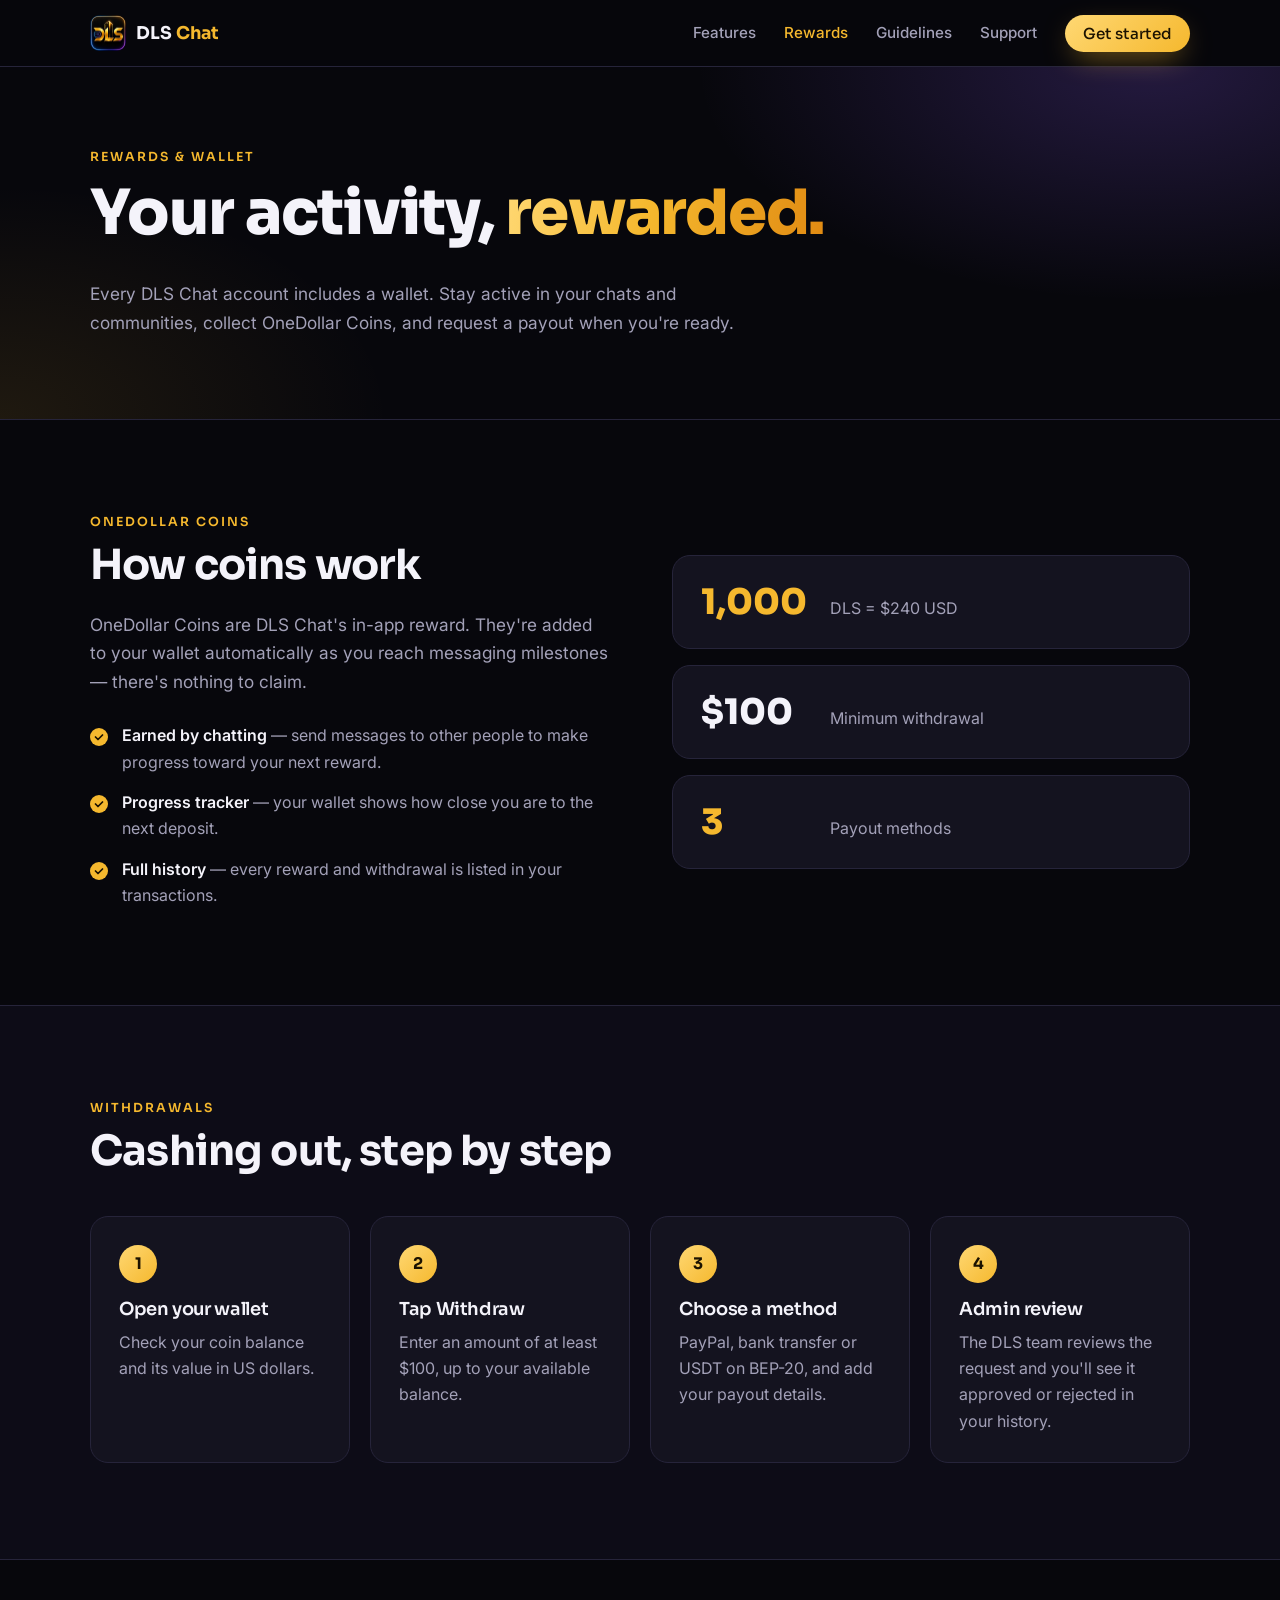
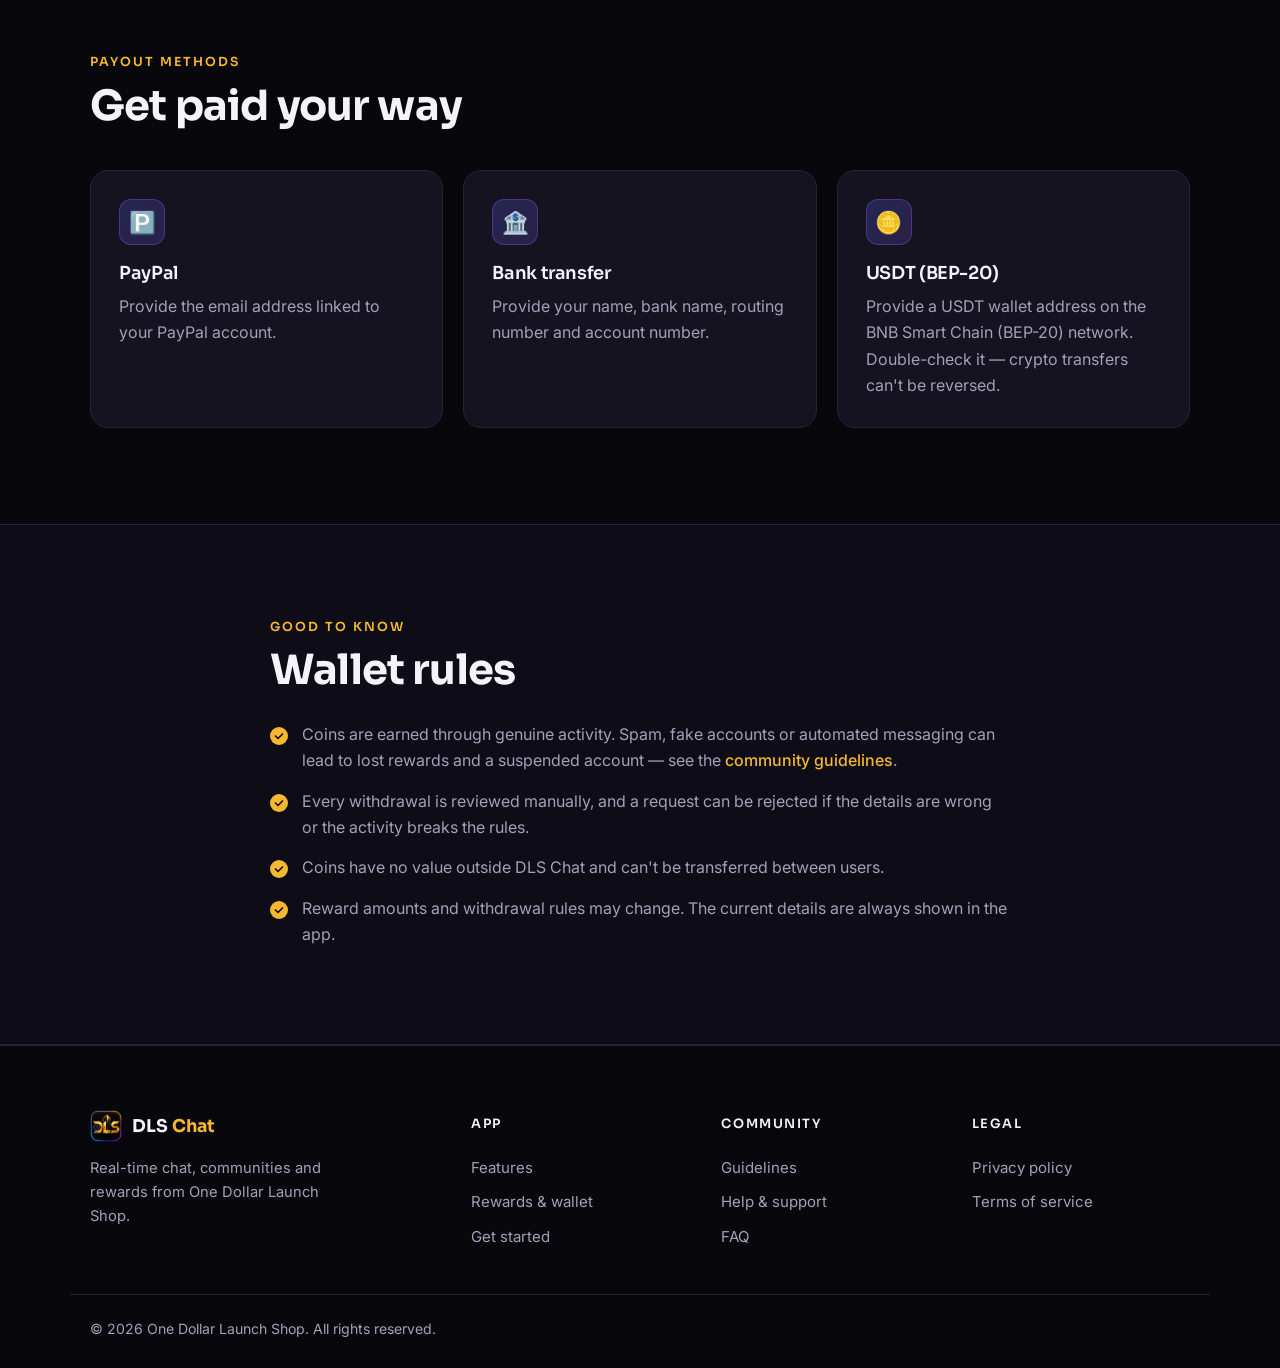
<file: rewards.html>
<!doctype html>
<html lang="en">
<head>
  <meta charset="utf-8">
  <meta name="viewport" content="width=device-width, initial-scale=1">
  <title>Rewards & Wallet — DLS Chat</title>
  <meta name="description" content="Earn OneDollar Coins as you chat, track your balance and request withdrawals by PayPal, bank or USDT.">
  <meta property="og:title" content="Rewards & Wallet — DLS Chat">
  <meta property="og:description" content="Earn OneDollar Coins as you chat, track your balance and request withdrawals by PayPal, bank or USDT.">
  <meta property="og:image" content="assets/bg.jpeg">
  <meta name="theme-color" content="#07070c">
  <link rel="icon" href="assets/favicon.png">
  <link rel="apple-touch-icon" href="assets/logo.jpeg">
  <link rel="preconnect" href="https://fonts.googleapis.com">
  <link rel="preconnect" href="https://fonts.gstatic.com" crossorigin>
  <link href="https://fonts.googleapis.com/css2?family=Sora:wght@500;600;700;800&family=Inter:wght@400;500;600&display=swap" rel="stylesheet">
  <link rel="stylesheet" href="styles.css">
  <script src="script.js" defer></script>
</head>
<body>

  <header class="nav">
    <div class="wrap nav-inner">
      <a class="brand" href="index.html">
        <img src="assets/logo.jpeg" alt="" width="36" height="36">
        <span>DLS <em>Chat</em></span>
      </a>
      <button class="menu-btn" type="button" aria-label="Open menu" aria-expanded="false" aria-controls="nav-links">
        <span></span><span></span><span></span>
      </button>
      <nav id="nav-links" class="nav-links" aria-label="Main">
        <a href="features.html">Features</a>
        <a href="rewards.html">Rewards</a>
        <a href="guidelines.html">Guidelines</a>
        <a href="support.html">Support</a>
        <a class="btn btn-gold btn-sm" href="index.html#get-started">Get started</a>
      </nav>
    </div>
  </header>

  <main id="top">
    <section class="page-hero">
      <div class="wrap">
        <p class="eyebrow">Rewards &amp; wallet</p>
        <h1>Your activity, <span class="gold">rewarded.</span></h1>
        <p class="lead">Every DLS Chat account includes a wallet. Stay active in your chats and communities, collect OneDollar Coins, and request a payout when you're ready.</p>
      </div>
    </section>

    <section class="section">
      <div class="wrap split">
        <div>
          <p class="eyebrow">OneDollar Coins</p>
          <h2>How coins work</h2>
          <p class="lead">OneDollar Coins are DLS Chat's in-app reward. They're added to your wallet automatically as you reach messaging milestones — there's nothing to claim.</p>
          <ul class="checks">
            <li><strong>Earned by chatting</strong> — send messages to other people to make progress toward your next reward.</li>
            <li><strong>Progress tracker</strong> — your wallet shows how close you are to the next deposit.</li>
            <li><strong>Full history</strong> — every reward and withdrawal is listed in your transactions.</li>
          </ul>
        </div>
        <div class="stat-stack">
          <div class="stat"><span class="stat-num">1,000</span><span class="stat-label">DLS = $240 USD</span></div>
          <div class="stat"><span class="stat-num">$100</span><span class="stat-label">Minimum withdrawal</span></div>
          <div class="stat"><span class="stat-num">3</span><span class="stat-label">Payout methods</span></div>
        </div>
      </div>
    </section>

    <section class="section alt">
      <div class="wrap">
        <p class="eyebrow">Withdrawals</p>
        <h2>Cashing out, step by step</h2>
        <ol class="steps four">
          <li><span class="num">1</span><h3>Open your wallet</h3><p>Check your coin balance and its value in US dollars.</p></li>
          <li><span class="num">2</span><h3>Tap Withdraw</h3><p>Enter an amount of at least $100, up to your available balance.</p></li>
          <li><span class="num">3</span><h3>Choose a method</h3><p>PayPal, bank transfer or USDT on BEP-20, and add your payout details.</p></li>
          <li><span class="num">4</span><h3>Admin review</h3><p>The DLS team reviews the request and you'll see it approved or rejected in your history.</p></li>
        </ol>
      </div>
    </section>

    <section class="section">
      <div class="wrap">
        <p class="eyebrow">Payout methods</p>
        <h2>Get paid your way</h2>
        <div class="grid three">
          <article class="card">
            <div class="ico" aria-hidden="true">🅿️</div>
            <h3>PayPal</h3>
            <p>Provide the email address linked to your PayPal account.</p>
          </article>
          <article class="card">
            <div class="ico" aria-hidden="true">🏦</div>
            <h3>Bank transfer</h3>
            <p>Provide your name, bank name, routing number and account number.</p>
          </article>
          <article class="card">
            <div class="ico" aria-hidden="true">🪙</div>
            <h3>USDT (BEP-20)</h3>
            <p>Provide a USDT wallet address on the BNB Smart Chain (BEP-20) network. Double-check it — crypto transfers can't be reversed.</p>
          </article>
        </div>
      </div>
    </section>

    <section class="section alt">
      <div class="wrap narrow">
        <p class="eyebrow">Good to know</p>
        <h2>Wallet rules</h2>
        <ul class="checks">
          <li>Coins are earned through genuine activity. Spam, fake accounts or automated messaging can lead to lost rewards and a suspended account — see the <a class="link" href="guidelines.html">community guidelines</a>.</li>
          <li>Every withdrawal is reviewed manually, and a request can be rejected if the details are wrong or the activity breaks the rules.</li>
          <li>Coins have no value outside DLS Chat and can't be transferred between users.</li>
          <li>Reward amounts and withdrawal rules may change. The current details are always shown in the app.</li>
        </ul>
      </div>
    </section>

  </main>

  <footer class="footer">
    <div class="wrap footer-grid">
      <div class="footer-brand">
        <a class="brand" href="index.html">
          <img src="assets/logo.jpeg" alt="" width="32" height="32">
          <span>DLS <em>Chat</em></span>
        </a>
        <p>Real-time chat, communities and rewards from One Dollar Launch Shop.</p>
      </div>
      <div>
        <h4>App</h4>
        <a href="features.html">Features</a>
        <a href="rewards.html">Rewards &amp; wallet</a>
        <a href="index.html#get-started">Get started</a>
      </div>
      <div>
        <h4>Community</h4>
        <a href="guidelines.html">Guidelines</a>
        <a href="support.html">Help &amp; support</a>
        <a href="support.html#faq">FAQ</a>
      </div>
      <div>
        <h4>Legal</h4>
        <a href="privacy.html">Privacy policy</a>
        <a href="terms.html">Terms of service</a>
      </div>
    </div>
    <div class="wrap footer-bottom">
      <p>&copy; <span class="year">2026</span> One Dollar Launch Shop. All rights reserved.</p>
    </div>
  </footer>

</body>
</html>
</file>
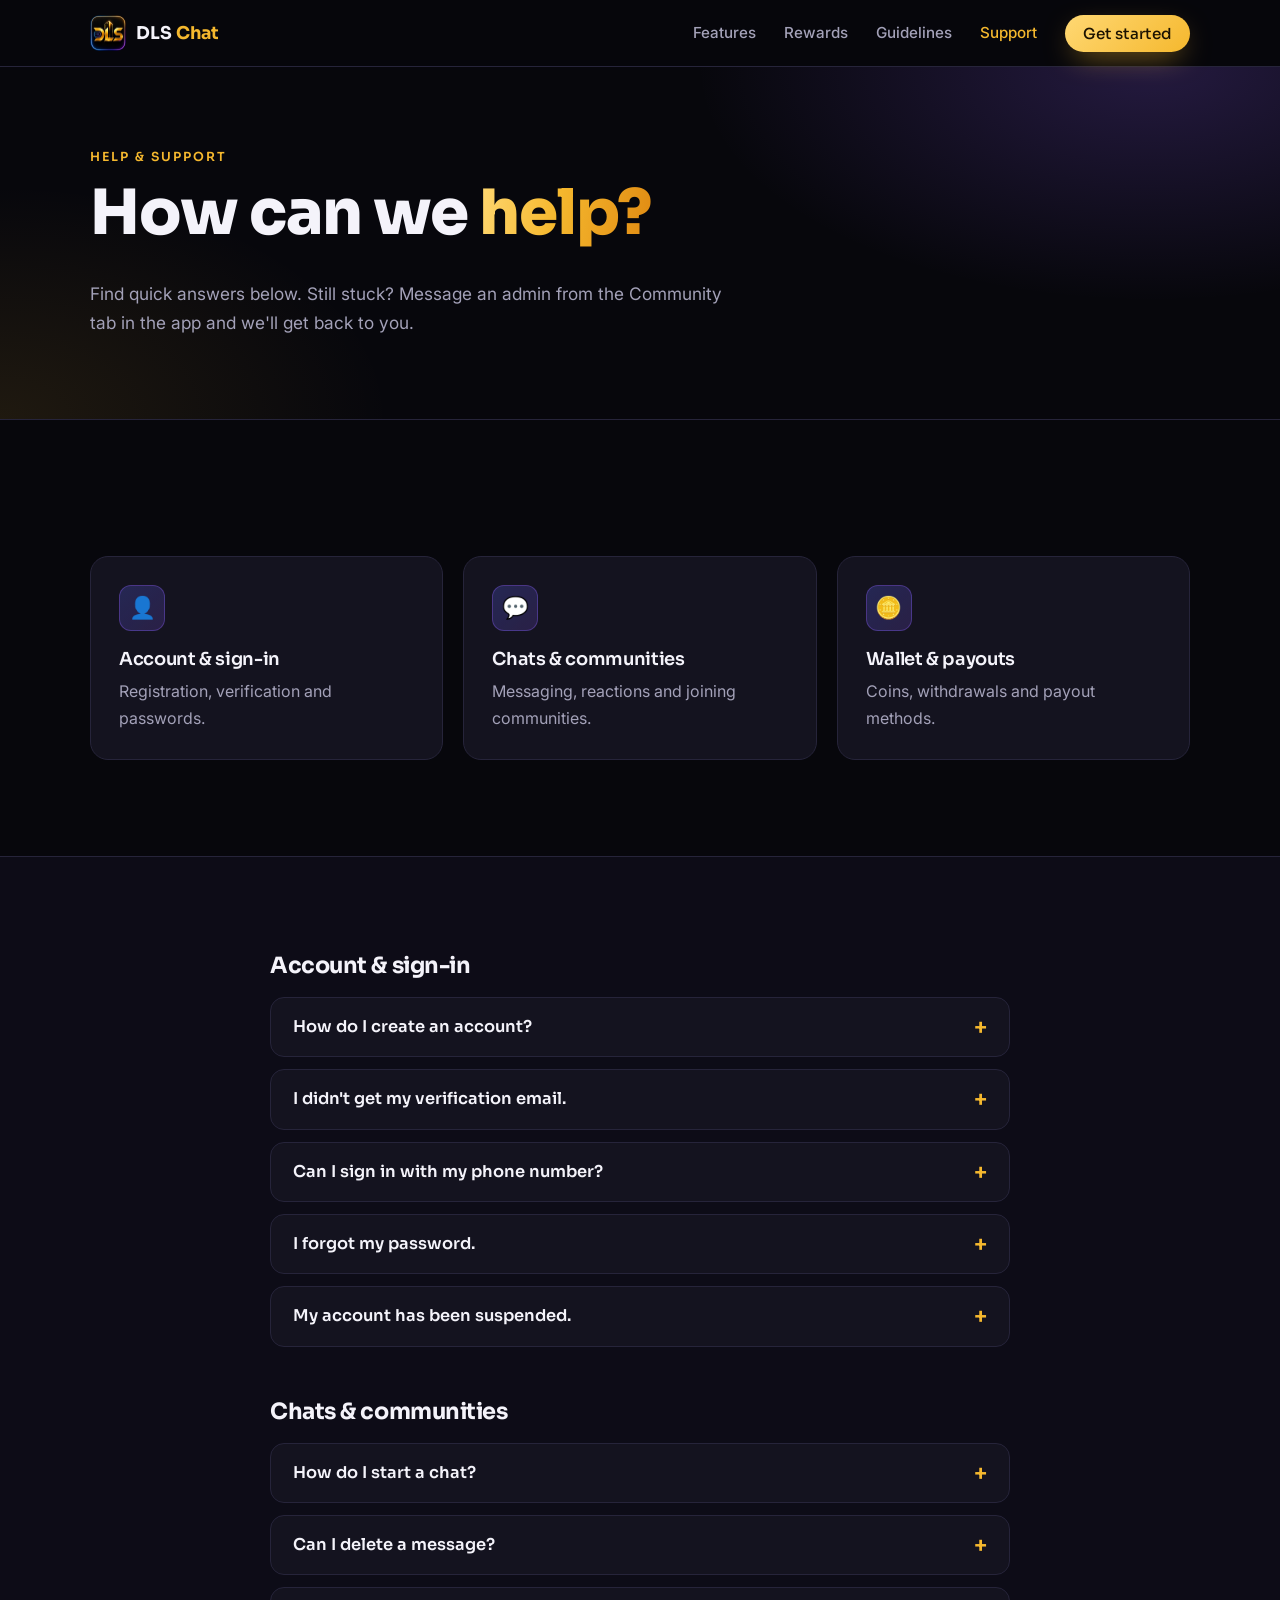
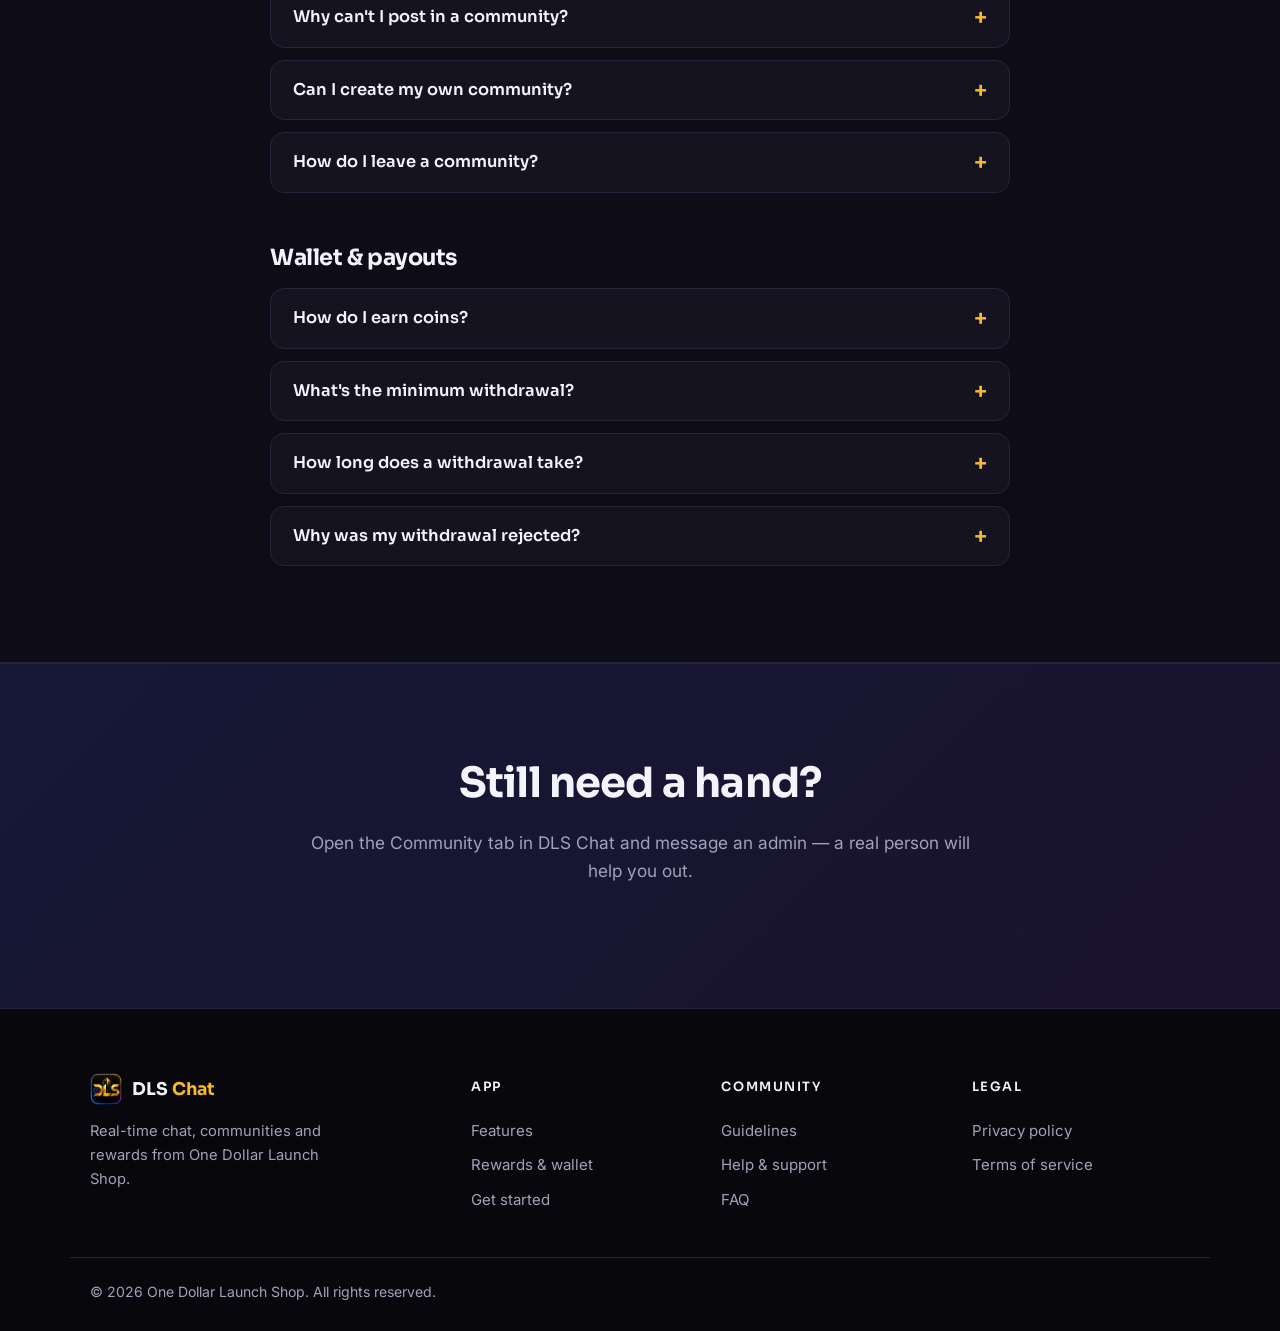
<file: support.html>
<!doctype html>
<html lang="en">
<head>
  <meta charset="utf-8">
  <meta name="viewport" content="width=device-width, initial-scale=1">
  <title>Help & Support — DLS Chat</title>
  <meta name="description" content="Answers to common questions about accounts, chats, communities and the DLS Chat wallet.">
  <meta property="og:title" content="Help & Support — DLS Chat">
  <meta property="og:description" content="Answers to common questions about accounts, chats, communities and the DLS Chat wallet.">
  <meta property="og:image" content="assets/bg.jpeg">
  <meta name="theme-color" content="#07070c">
  <link rel="icon" href="assets/favicon.png">
  <link rel="apple-touch-icon" href="assets/logo.jpeg">
  <link rel="preconnect" href="https://fonts.googleapis.com">
  <link rel="preconnect" href="https://fonts.gstatic.com" crossorigin>
  <link href="https://fonts.googleapis.com/css2?family=Sora:wght@500;600;700;800&family=Inter:wght@400;500;600&display=swap" rel="stylesheet">
  <link rel="stylesheet" href="styles.css">
  <script src="script.js" defer></script>
</head>
<body>

  <header class="nav">
    <div class="wrap nav-inner">
      <a class="brand" href="index.html">
        <img src="assets/logo.jpeg" alt="" width="36" height="36">
        <span>DLS <em>Chat</em></span>
      </a>
      <button class="menu-btn" type="button" aria-label="Open menu" aria-expanded="false" aria-controls="nav-links">
        <span></span><span></span><span></span>
      </button>
      <nav id="nav-links" class="nav-links" aria-label="Main">
        <a href="features.html">Features</a>
        <a href="rewards.html">Rewards</a>
        <a href="guidelines.html">Guidelines</a>
        <a href="support.html">Support</a>
        <a class="btn btn-gold btn-sm" href="index.html#get-started">Get started</a>
      </nav>
    </div>
  </header>

  <main id="top">
    <section class="page-hero">
      <div class="wrap">
        <p class="eyebrow">Help &amp; support</p>
        <h1>How can we <span class="gold">help?</span></h1>
        <p class="lead">Find quick answers below. Still stuck? Message an admin from the Community tab in the app and we'll get back to you.</p>
      </div>
    </section>

    <section class="section">
      <div class="wrap">
        <div class="grid three">
          <a class="card topic" href="#account">
            <div class="ico" aria-hidden="true">👤</div>
            <h3>Account &amp; sign-in</h3>
            <p>Registration, verification and passwords.</p>
          </a>
          <a class="card topic" href="#chats">
            <div class="ico" aria-hidden="true">💬</div>
            <h3>Chats &amp; communities</h3>
            <p>Messaging, reactions and joining communities.</p>
          </a>
          <a class="card topic" href="#wallet-help">
            <div class="ico" aria-hidden="true">🪙</div>
            <h3>Wallet &amp; payouts</h3>
            <p>Coins, withdrawals and payout methods.</p>
          </a>
        </div>
      </div>
    </section>

    <section id="faq" class="section alt">
      <div class="wrap narrow">
        <h2 id="account" class="faq-group">Account &amp; sign-in</h2>
        <details>
          <summary>How do I create an account?</summary>
          <p>Download DLS Chat, tap Register and enter your name, email, phone number and a password of at least 6 characters. We'll send a verification email — confirm it before you log in.</p>
        </details>
        <details>
          <summary>I didn't get my verification email.</summary>
          <p>Check your spam or junk folder, and make sure the email address you entered is correct. Then try logging in again.</p>
        </details>
        <details>
          <summary>Can I sign in with my phone number?</summary>
          <p>You can sign in with your phone number instead of email. We send a 6-digit code by SMS — enter it in the app to continue. If it doesn't arrive, you can request a new code.</p>
        </details>
        <details>
          <summary>I forgot my password.</summary>
          <p>On the login screen tap “Forgot Password?”, enter your email address, and follow the reset link we send you.</p>
        </details>
        <details>
          <summary>My account has been suspended.</summary>
          <p>Accounts are suspended when the <a class="link" href="guidelines.html">community guidelines</a> are broken. If you think it's a mistake, contact the DLS team.</p>
        </details>

        <h2 id="chats" class="faq-group">Chats &amp; communities</h2>
        <details>
          <summary>How do I start a chat?</summary>
          <p>Tap the new chat button, search for someone by name, email or phone, and open a conversation.</p>
        </details>
        <details>
          <summary>Can I delete a message?</summary>
          <p>Yes. Long-press a message you sent and choose Delete. It's removed for everyone in the conversation.</p>
        </details>
        <details>
          <summary>Why can't I post in a community?</summary>
          <p>It's probably an announcement-only community, where only admins can post. You can still read everything and react.</p>
        </details>
        <details>
          <summary>Can I create my own community?</summary>
          <p>Communities are created and run by the DLS team. If you have an idea for a new one, message an admin from the Community tab.</p>
        </details>
        <details>
          <summary>How do I leave a community?</summary>
          <p>Open the community, tap its name to see the info page, and choose Leave community.</p>
        </details>

        <h2 id="wallet-help" class="faq-group">Wallet &amp; payouts</h2>
        <details>
          <summary>How do I earn coins?</summary>
          <p>Coins are added automatically as you send messages to other people. Your wallet shows your progress toward the next reward. Learn more on the <a class="link" href="rewards.html">Rewards page</a>.</p>
        </details>
        <details>
          <summary>What's the minimum withdrawal?</summary>
          <p>$100 USD. At 1,000 Coins per dollar, that's 100,000 Coins.</p>
        </details>
        <details>
          <summary>How long does a withdrawal take?</summary>
          <p>Each request is reviewed manually by the DLS team. You can follow its status — pending, approved or rejected — in your withdrawal history.</p>
        </details>
        <details>
          <summary>Why was my withdrawal rejected?</summary>
          <p>Usually because the payout details were incomplete or incorrect, or the activity didn't follow the guidelines. Check your details and submit a new request, or contact the DLS team.</p>
        </details>
      </div>
    </section>

    <section class="section cta-band">
      <div class="wrap cta-inner">
        <h2>Still need a hand?</h2>
        <p class="lead">Open the Community tab in DLS Chat and message an admin — a real person will help you out.</p>
      </div>
    </section>

  </main>

  <footer class="footer">
    <div class="wrap footer-grid">
      <div class="footer-brand">
        <a class="brand" href="index.html">
          <img src="assets/logo.jpeg" alt="" width="32" height="32">
          <span>DLS <em>Chat</em></span>
        </a>
        <p>Real-time chat, communities and rewards from One Dollar Launch Shop.</p>
      </div>
      <div>
        <h4>App</h4>
        <a href="features.html">Features</a>
        <a href="rewards.html">Rewards &amp; wallet</a>
        <a href="index.html#get-started">Get started</a>
      </div>
      <div>
        <h4>Community</h4>
        <a href="guidelines.html">Guidelines</a>
        <a href="support.html">Help &amp; support</a>
        <a href="support.html#faq">FAQ</a>
      </div>
      <div>
        <h4>Legal</h4>
        <a href="privacy.html">Privacy policy</a>
        <a href="terms.html">Terms of service</a>
      </div>
    </div>
    <div class="wrap footer-bottom">
      <p>&copy; <span class="year">2026</span> One Dollar Launch Shop. All rights reserved.</p>
    </div>
  </footer>

</body>
</html>
</file>
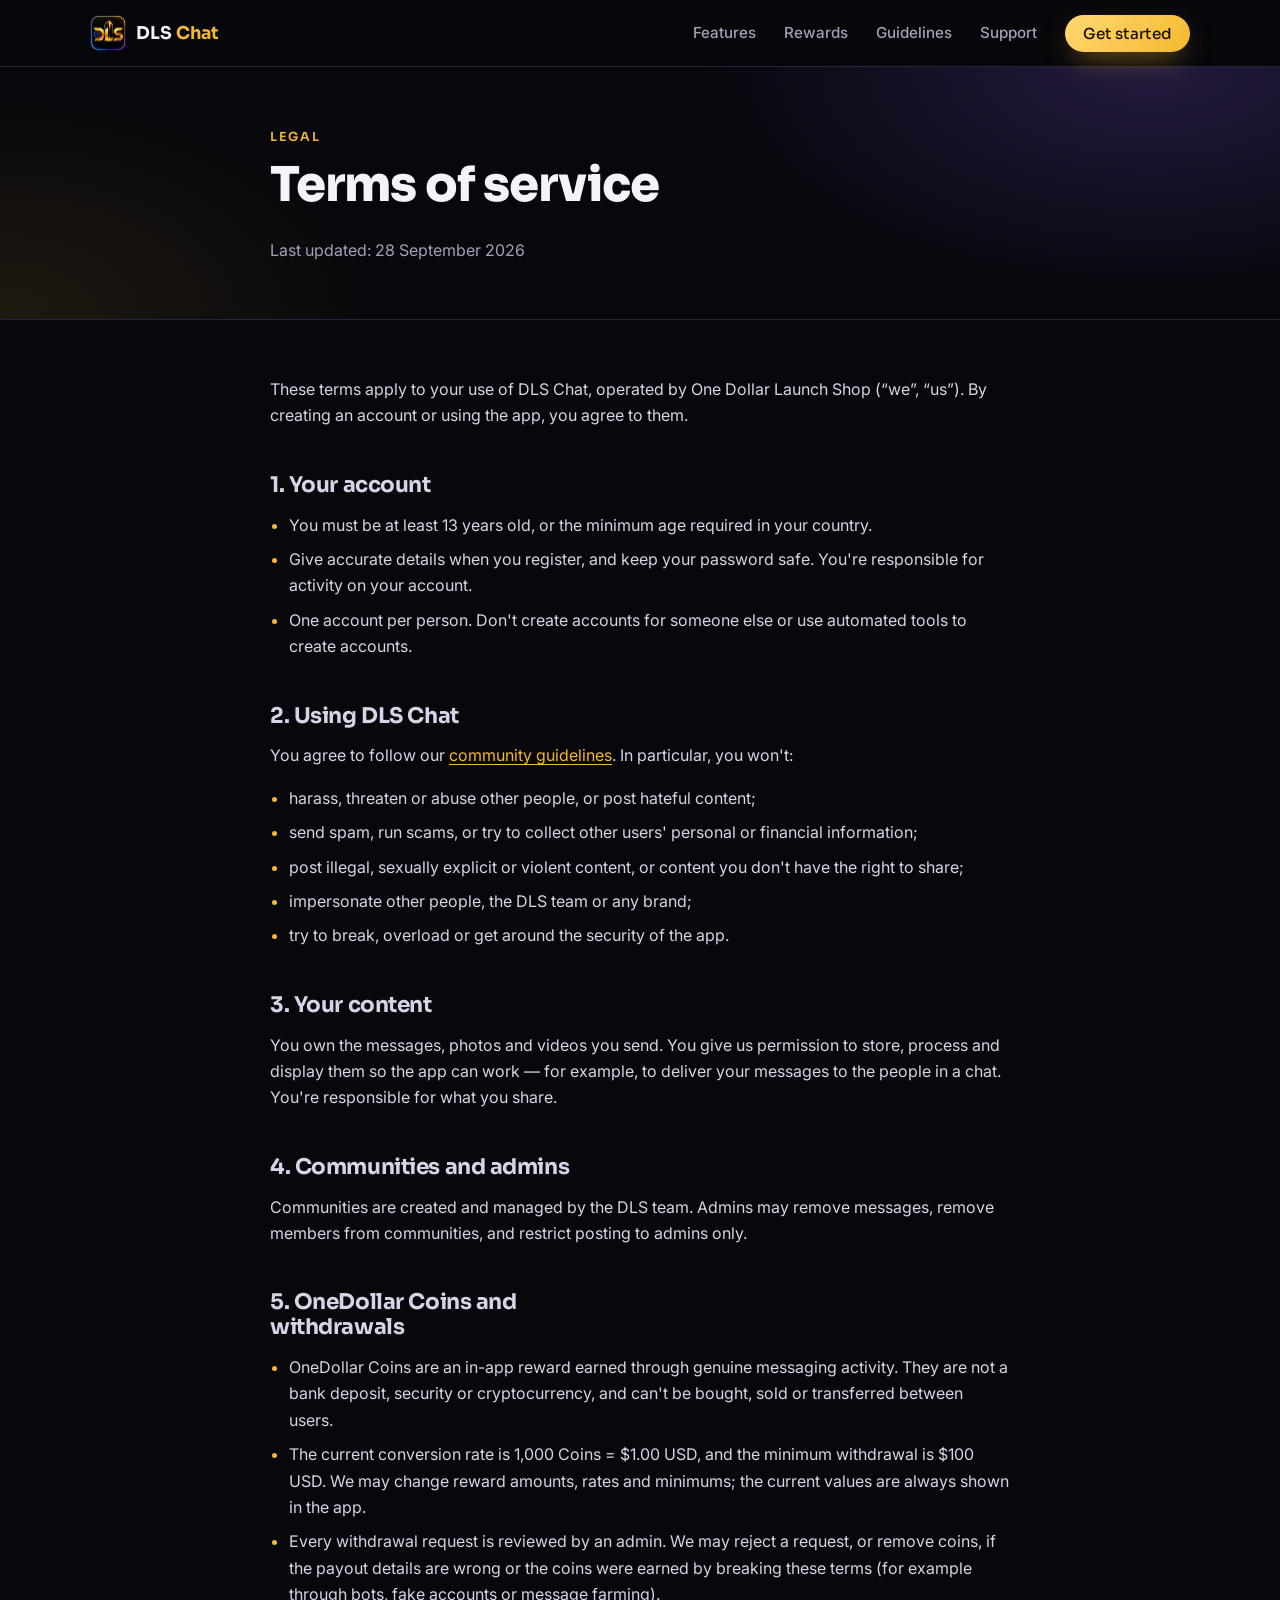
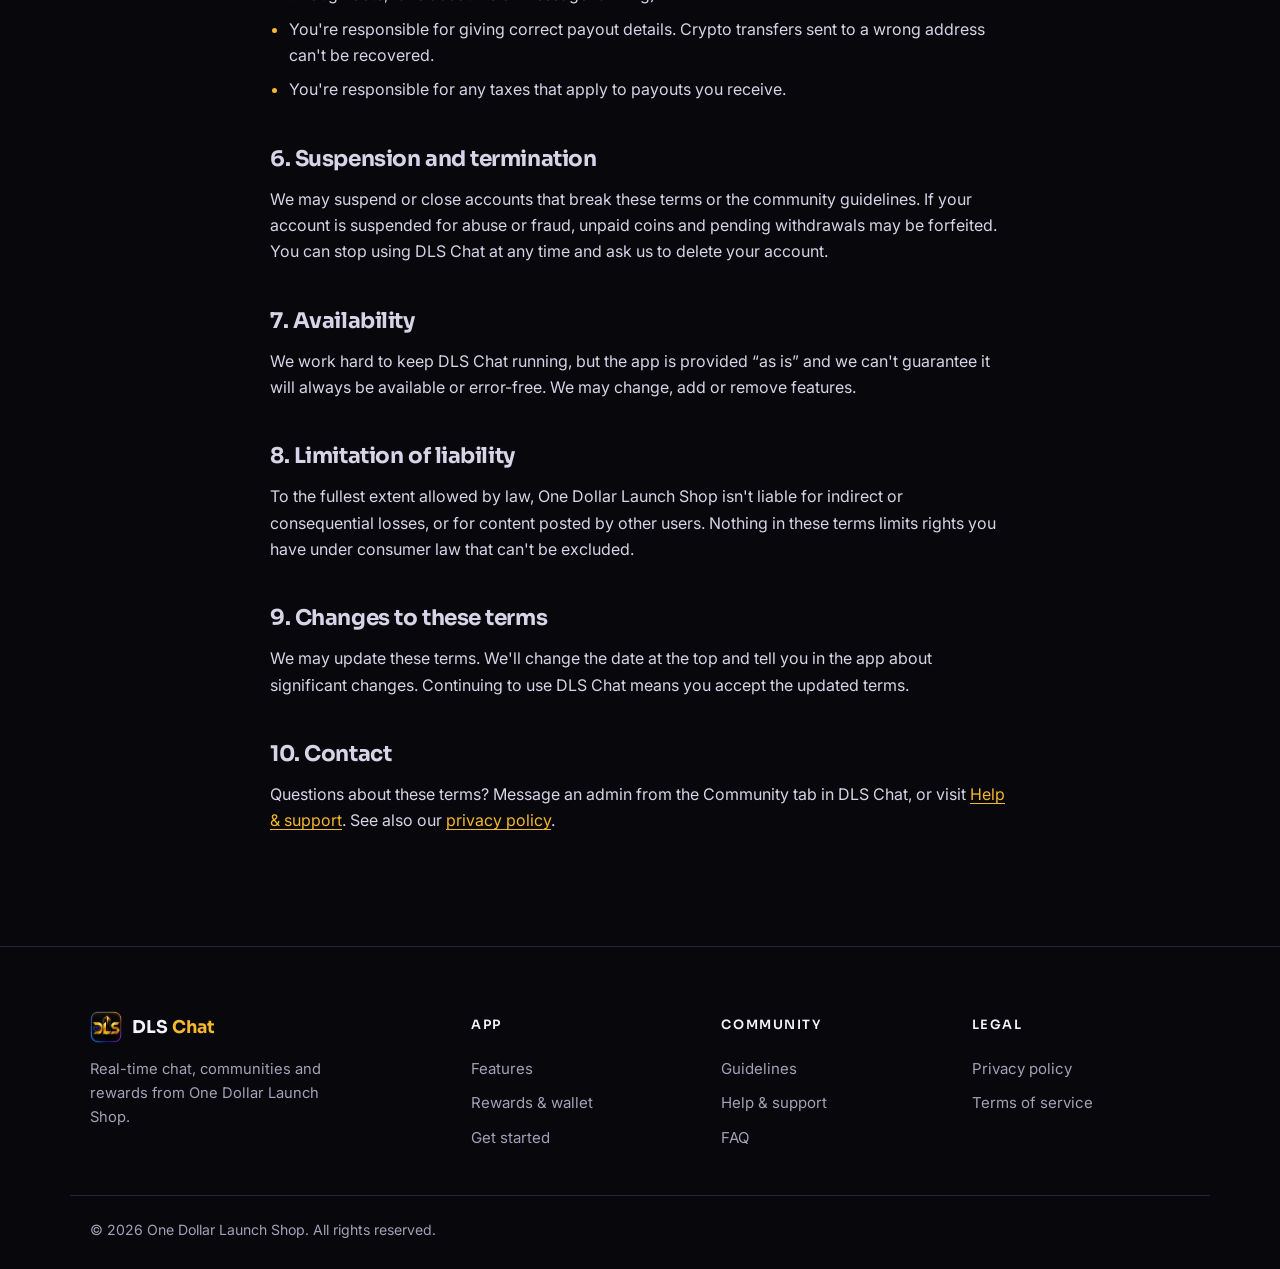
<file: terms.html>
<!doctype html>
<html lang="en">
<head>
  <meta charset="utf-8">
  <meta name="viewport" content="width=device-width, initial-scale=1">
  <title>Terms of Service — DLS Chat</title>
  <meta name="description" content="The terms that apply when you use DLS Chat.">
  <meta property="og:title" content="Terms of Service — DLS Chat">
  <meta property="og:description" content="The terms that apply when you use DLS Chat.">
  <meta property="og:image" content="assets/bg.jpeg">
  <meta name="theme-color" content="#07070c">
  <link rel="icon" href="assets/favicon.png">
  <link rel="apple-touch-icon" href="assets/logo.jpeg">
  <link rel="preconnect" href="https://fonts.googleapis.com">
  <link rel="preconnect" href="https://fonts.gstatic.com" crossorigin>
  <link href="https://fonts.googleapis.com/css2?family=Sora:wght@500;600;700;800&family=Inter:wght@400;500;600&display=swap" rel="stylesheet">
  <link rel="stylesheet" href="styles.css">
  <script src="script.js" defer></script>
</head>
<body>

  <header class="nav">
    <div class="wrap nav-inner">
      <a class="brand" href="index.html">
        <img src="assets/logo.jpeg" alt="" width="36" height="36">
        <span>DLS <em>Chat</em></span>
      </a>
      <button class="menu-btn" type="button" aria-label="Open menu" aria-expanded="false" aria-controls="nav-links">
        <span></span><span></span><span></span>
      </button>
      <nav id="nav-links" class="nav-links" aria-label="Main">
        <a href="features.html">Features</a>
        <a href="rewards.html">Rewards</a>
        <a href="guidelines.html">Guidelines</a>
        <a href="support.html">Support</a>
        <a class="btn btn-gold btn-sm" href="index.html#get-started">Get started</a>
      </nav>
    </div>
  </header>

  <main id="top">
    <section class="page-hero small">
      <div class="wrap narrow">
        <p class="eyebrow">Legal</p>
        <h1>Terms of service</h1>
        <p class="muted">Last updated: 28 September 2026</p>
      </div>
    </section>

    <section class="section prose-section">
      <div class="wrap narrow prose">
        <p>These terms apply to your use of DLS Chat, operated by One Dollar Launch Shop (“we”, “us”). By creating an account or using the app, you agree to them.</p>

        <h2>1. Your account</h2>
        <ul>
          <li>You must be at least 13 years old, or the minimum age required in your country.</li>
          <li>Give accurate details when you register, and keep your password safe. You're responsible for activity on your account.</li>
          <li>One account per person. Don't create accounts for someone else or use automated tools to create accounts.</li>
        </ul>

        <h2>2. Using DLS Chat</h2>
        <p>You agree to follow our <a href="guidelines.html">community guidelines</a>. In particular, you won't:</p>
        <ul>
          <li>harass, threaten or abuse other people, or post hateful content;</li>
          <li>send spam, run scams, or try to collect other users' personal or financial information;</li>
          <li>post illegal, sexually explicit or violent content, or content you don't have the right to share;</li>
          <li>impersonate other people, the DLS team or any brand;</li>
          <li>try to break, overload or get around the security of the app.</li>
        </ul>

        <h2>3. Your content</h2>
        <p>You own the messages, photos and videos you send. You give us permission to store, process and display them so the app can work — for example, to deliver your messages to the people in a chat. You're responsible for what you share.</p>

        <h2>4. Communities and admins</h2>
        <p>Communities are created and managed by the DLS team. Admins may remove messages, remove members from communities, and restrict posting to admins only.</p>

        <h2>5. OneDollar Coins and withdrawals</h2>
        <ul>
          <li>OneDollar Coins are an in-app reward earned through genuine messaging activity. They are not a bank deposit, security or cryptocurrency, and can't be bought, sold or transferred between users.</li>
          <li>The current conversion rate is 1,000 Coins = $1.00 USD, and the minimum withdrawal is $100 USD. We may change reward amounts, rates and minimums; the current values are always shown in the app.</li>
          <li>Every withdrawal request is reviewed by an admin. We may reject a request, or remove coins, if the payout details are wrong or the coins were earned by breaking these terms (for example through bots, fake accounts or message farming).</li>
          <li>You're responsible for giving correct payout details. Crypto transfers sent to a wrong address can't be recovered.</li>
          <li>You're responsible for any taxes that apply to payouts you receive.</li>
        </ul>

        <h2>6. Suspension and termination</h2>
        <p>We may suspend or close accounts that break these terms or the community guidelines. If your account is suspended for abuse or fraud, unpaid coins and pending withdrawals may be forfeited. You can stop using DLS Chat at any time and ask us to delete your account.</p>

        <h2>7. Availability</h2>
        <p>We work hard to keep DLS Chat running, but the app is provided “as is” and we can't guarantee it will always be available or error-free. We may change, add or remove features.</p>

        <h2>8. Limitation of liability</h2>
        <p>To the fullest extent allowed by law, One Dollar Launch Shop isn't liable for indirect or consequential losses, or for content posted by other users. Nothing in these terms limits rights you have under consumer law that can't be excluded.</p>

        <h2>9. Changes to these terms</h2>
        <p>We may update these terms. We'll change the date at the top and tell you in the app about significant changes. Continuing to use DLS Chat means you accept the updated terms.</p>

        <h2>10. Contact</h2>
        <p>Questions about these terms? Message an admin from the Community tab in DLS Chat, or visit <a href="support.html">Help &amp; support</a>. See also our <a href="privacy.html">privacy policy</a>.</p>
      </div>
    </section>

  </main>

  <footer class="footer">
    <div class="wrap footer-grid">
      <div class="footer-brand">
        <a class="brand" href="index.html">
          <img src="assets/logo.jpeg" alt="" width="32" height="32">
          <span>DLS <em>Chat</em></span>
        </a>
        <p>Real-time chat, communities and rewards from One Dollar Launch Shop.</p>
      </div>
      <div>
        <h4>App</h4>
        <a href="features.html">Features</a>
        <a href="rewards.html">Rewards &amp; wallet</a>
        <a href="index.html#get-started">Get started</a>
      </div>
      <div>
        <h4>Community</h4>
        <a href="guidelines.html">Guidelines</a>
        <a href="support.html">Help &amp; support</a>
        <a href="support.html#faq">FAQ</a>
      </div>
      <div>
        <h4>Legal</h4>
        <a href="privacy.html">Privacy policy</a>
        <a href="terms.html">Terms of service</a>
      </div>
    </div>
    <div class="wrap footer-bottom">
      <p>&copy; <span class="year">2026</span> One Dollar Launch Shop. All rights reserved.</p>
    </div>
  </footer>

</body>
</html>
</file>
<file: styles.css>
:root {
  --bg: #07070c;
  --bg-alt: #0d0c17;
  --surface: #14131f;
  --border: #26243a;
  --text: #f4f3fa;
  --muted: #a3a1b8;
  --gold: #f5b82e;
  --gold-2: #ffd873;
  --blurple: #5865f2;
  --violet: #8b5cf6;
  --radius: 18px;
  --wrap: 1140px;
}

* { box-sizing: border-box; }
html { scroll-behavior: smooth; }
body {
  margin: 0;
  background: var(--bg);
  color: var(--text);
  font: 400 16px/1.65 "Inter", system-ui, -apple-system, sans-serif;
  -webkit-font-smoothing: antialiased;
}
img { max-width: 100%; display: block; }
a { color: inherit; text-decoration: none; }
h1, h2, h3 { font-family: "Sora", "Inter", sans-serif; line-height: 1.15; margin: 0 0 .5em; letter-spacing: -.02em; }
h1 { font-size: clamp(2.3rem, 5.2vw, 3.9rem); font-weight: 800; }
h2 { font-size: clamp(1.8rem, 3.6vw, 2.6rem); font-weight: 700; }
h3 { font-size: 1.12rem; font-weight: 600; }
p { margin: 0 0 1em; }

.wrap { width: 100%; max-width: var(--wrap); margin: 0 auto; padding: 0 20px; }
.narrow { max-width: 780px; }

.eyebrow {
  font: 600 .78rem/1 "Sora", sans-serif;
  text-transform: uppercase;
  letter-spacing: .16em;
  color: var(--gold);
  margin-bottom: 14px;
}
.lead { color: var(--muted); font-size: 1.08rem; max-width: 60ch; }
.gold {
  background: linear-gradient(100deg, var(--gold-2), var(--gold) 45%, #e08a12);
  -webkit-background-clip: text; background-clip: text; color: transparent;
}

/* Nav */
.nav {
  position: sticky; top: 0; z-index: 10;
  background: rgba(7, 7, 12, .78);
  backdrop-filter: blur(14px); -webkit-backdrop-filter: blur(14px);
  border-bottom: 1px solid var(--border);
}
.nav-inner { display: flex; align-items: center; justify-content: space-between; height: 66px; }
.brand { display: flex; align-items: center; gap: 10px; font: 700 1.1rem "Sora", sans-serif; }
.brand img { border-radius: 9px; }
.brand em { font-style: normal; color: var(--gold); }
.nav-links { display: flex; gap: 28px; }
.nav-links a { color: var(--muted); font-weight: 500; font-size: .95rem; transition: color .2s; }
.nav-links a:hover { color: var(--text); }

/* Buttons */
.cta-row { display: flex; flex-wrap: wrap; gap: 12px; margin: 30px 0 26px; }
.btn {
  display: inline-flex; align-items: center; justify-content: center;
  padding: 14px 26px; border-radius: 999px;
  font: 600 .98rem "Sora", sans-serif;
  transition: transform .15s, box-shadow .2s, background .2s;
}
.btn:hover { transform: translateY(-2px); }
.btn-gold {
  background: linear-gradient(135deg, var(--gold-2), var(--gold));
  color: #1b1200;
  box-shadow: 0 10px 30px -10px rgba(245, 184, 46, .7);
}
.btn-ghost { border: 1px solid var(--border); background: rgba(255,255,255,.03); }
.btn-ghost:hover { background: rgba(255,255,255,.07); }

/* Hero */
.hero {
  position: relative; overflow: hidden;
  padding: 80px 0 90px;
  background:
    radial-gradient(900px 500px at 85% 20%, rgba(139, 92, 246, .22), transparent 60%),
    radial-gradient(700px 500px at 0% 100%, rgba(88, 101, 242, .18), transparent 60%);
}
.hero-grid { display: grid; grid-template-columns: 1.1fr .9fr; gap: 48px; align-items: center; }
.platforms { display: flex; flex-wrap: wrap; gap: 8px 22px; list-style: none; padding: 0; margin: 0; color: var(--muted); font-size: .9rem; }
.platforms li::before { content: "✓"; color: var(--gold); margin-right: 7px; font-weight: 700; }
.hero-art { position: relative; }
.hero-art img {
  position: relative; border-radius: 28px;
  border: 1px solid rgba(255,255,255,.08);
  box-shadow: 0 30px 80px -20px rgba(88, 101, 242, .55);
}
.coin-glow {
  position: absolute; inset: 10%;
  background: radial-gradient(circle, rgba(245,184,46,.45), transparent 65%);
  filter: blur(40px);
}

/* Sections */
.section { padding: 96px 0; }
.section.alt { background: var(--bg-alt); border-block: 1px solid var(--border); }
.section h2 { max-width: 22ch; }

.grid { display: grid; gap: 20px; margin-top: 40px; }
.cards { grid-template-columns: repeat(3, 1fr); }
.three { grid-template-columns: repeat(3, 1fr); }
.card {
  background: var(--surface);
  border: 1px solid var(--border);
  border-radius: var(--radius);
  padding: 28px;
  transition: border-color .2s, transform .2s;
}
.card:hover { border-color: rgba(245, 184, 46, .45); transform: translateY(-3px); }
.card p { color: var(--muted); margin: 0; }
.card.flat:hover { transform: none; }
.ico {
  width: 46px; height: 46px; display: grid; place-items: center;
  font-size: 1.35rem; border-radius: 12px; margin-bottom: 18px;
  background: linear-gradient(135deg, rgba(88,101,242,.25), rgba(139,92,246,.18));
  border: 1px solid rgba(139, 92, 246, .35);
}

.split { display: grid; grid-template-columns: 1fr 1fr; gap: 64px; align-items: center; }
.checks { list-style: none; padding: 0; margin: 26px 0 0; display: grid; gap: 14px; }
.checks li { position: relative; padding-left: 32px; color: var(--muted); }
.checks li strong { color: var(--text); font-weight: 600; }
.checks li::before {
  content: ""; position: absolute; left: 0; top: .38em;
  width: 18px; height: 18px; border-radius: 50%;
  background: var(--gold) url("data:image/svg+xml,%3Csvg xmlns='http://www.w3.org/2000/svg' viewBox='0 0 24 24' fill='none' stroke='%231b1200' stroke-width='3.5' stroke-linecap='round' stroke-linejoin='round'%3E%3Cpath d='M5 12l5 5L19 8'/%3E%3C/svg%3E") center/12px no-repeat;
}

/* Community tags */
.tag-panel {
  background: var(--surface); border: 1px solid var(--border);
  border-radius: 24px; padding: 34px;
  box-shadow: 0 30px 70px -30px rgba(139, 92, 246, .45);
}
.tag-title { font: 600 1rem "Sora", sans-serif; margin-bottom: 20px; }
.tags { display: flex; flex-wrap: wrap; gap: 10px; }
.tags span {
  padding: 9px 16px; border-radius: 999px; font-size: .92rem; font-weight: 500;
  background: rgba(88, 101, 242, .12); border: 1px solid rgba(88, 101, 242, .35);
}
.tags span:nth-child(3n+2) { background: rgba(245, 184, 46, .1); border-color: rgba(245, 184, 46, .4); }

/* Wallet card */
.wallet-card {
  border-radius: 26px; padding: 34px;
  background:
    radial-gradient(400px 200px at 100% 0%, rgba(245,184,46,.35), transparent 70%),
    linear-gradient(135deg, #3b3fb5, #5b2fb0 60%, #2a1a5e);
  box-shadow: 0 30px 80px -25px rgba(88, 101, 242, .7);
  border: 1px solid rgba(255,255,255,.12);
}
.wc-label { text-transform: uppercase; letter-spacing: .14em; font-size: .75rem; color: rgba(255,255,255,.7); }
.wc-amount { font: 800 2.1rem/1.1 "Sora", sans-serif; margin-bottom: 26px; }
.wc-amount span { color: var(--gold-2); }
.wc-row {
  display: flex; align-items: center; gap: 14px;
  background: rgba(0,0,0,.25); border-radius: 14px; padding: 14px 18px;
  font-weight: 600; margin-bottom: 18px;
}
.wc-eq { color: var(--gold-2); }
.wc-methods { display: flex; flex-wrap: wrap; gap: 8px; }
.wc-methods span { font-size: .82rem; padding: 6px 12px; border-radius: 999px; background: rgba(255,255,255,.12); }

/* Steps */
.steps { list-style: none; padding: 0; margin: 40px 0 0; display: grid; grid-template-columns: repeat(3, 1fr); gap: 20px; counter-reset: s; }
.steps li { background: var(--surface); border: 1px solid var(--border); border-radius: var(--radius); padding: 28px; }
.steps p { color: var(--muted); margin: 0; }
.num {
  display: inline-grid; place-items: center; width: 38px; height: 38px; margin-bottom: 16px;
  border-radius: 50%; font: 700 1rem "Sora", sans-serif; color: #1b1200;
  background: linear-gradient(135deg, var(--gold-2), var(--gold));
}

/* FAQ */
details {
  background: var(--surface); border: 1px solid var(--border);
  border-radius: 14px; margin-top: 12px; padding: 0 22px;
}
details:first-of-type { margin-top: 34px; }
summary {
  cursor: pointer; list-style: none; padding: 18px 0;
  font: 600 1.02rem "Sora", sans-serif;
  display: flex; justify-content: space-between; gap: 16px;
}
summary::-webkit-details-marker { display: none; }
summary::after { content: "+"; color: var(--gold); font-size: 1.4rem; line-height: 1; transition: transform .2s; }
details[open] summary::after { transform: rotate(45deg); }
details p { color: var(--muted); padding-bottom: 18px; margin: 0; }

/* Footer */
.footer { padding: 64px 0 28px; border-top: 1px solid var(--border); background: var(--bg); }
.footer-grid { display: grid; grid-template-columns: 1.6fr 1fr 1fr 1fr; gap: 32px; }
.footer-brand p { color: var(--muted); font-size: .92rem; margin: 14px 0 0; max-width: 30ch; }
.footer h4 { font: 600 .8rem "Sora", sans-serif; text-transform: uppercase; letter-spacing: .12em; color: var(--text); margin: 6px 0 14px; }
.footer-grid > div:not(.footer-brand) { display: flex; flex-direction: column; gap: 10px; }
.footer-grid a:not(.brand) { color: var(--muted); font-size: .94rem; transition: color .2s; }
.footer-grid a:not(.brand):hover { color: var(--gold); }
.footer-bottom { margin-top: 44px; padding-top: 22px; border-top: 1px solid var(--border); }
.footer-bottom p { color: var(--muted); margin: 0; font-size: .88rem; }

/* Nav extras */
.nav-links { align-items: center; }
.nav-links a[aria-current="page"] { color: var(--gold); }
.btn-sm { padding: 9px 18px; font-size: .88rem; color: #1b1200 !important; }
.menu-btn {
  display: none; width: 42px; height: 42px; border-radius: 12px;
  border: 1px solid var(--border); background: rgba(255,255,255,.04);
  flex-direction: column; align-items: center; justify-content: center; gap: 5px; cursor: pointer;
}
.menu-btn span { display: block; width: 18px; height: 2px; border-radius: 2px; background: var(--text); transition: transform .2s, opacity .2s; }
.nav.open .menu-btn span:nth-child(1) { transform: translateY(7px) rotate(45deg); }
.nav.open .menu-btn span:nth-child(2) { opacity: 0; }
.nav.open .menu-btn span:nth-child(3) { transform: translateY(-7px) rotate(-45deg); }

/* Links */
.link { color: var(--gold); font-weight: 500; }
.link:hover { text-decoration: underline; }
.more { display: inline-block; margin-top: 26px; font-family: "Sora", sans-serif; font-weight: 600; }

/* Sub-page hero */
.page-hero {
  padding: 84px 0 64px;
  border-bottom: 1px solid var(--border);
  background:
    radial-gradient(700px 360px at 90% 0%, rgba(139, 92, 246, .22), transparent 65%),
    radial-gradient(600px 360px at 0% 100%, rgba(245, 184, 46, .10), transparent 65%);
}
.page-hero h1 { max-width: 18ch; }
.page-hero.small { padding: 64px 0 40px; }
.page-hero.small h1 { font-size: clamp(2rem, 4.4vw, 3rem); }
.muted { color: var(--muted); }
.jump { display: flex; flex-wrap: wrap; gap: 10px; margin-top: 28px; }
.jump a {
  padding: 8px 16px; border-radius: 999px; font-size: .9rem; font-weight: 500;
  border: 1px solid var(--border); background: rgba(255,255,255,.03); transition: border-color .2s, color .2s;
}
.jump a:hover { border-color: var(--gold); color: var(--gold); }
section[id] { scroll-margin-top: 80px; }

/* Mock chat */
.mock-chat {
  background: var(--surface); border: 1px solid var(--border); border-radius: 26px;
  padding: 22px; display: flex; flex-direction: column; gap: 10px;
  box-shadow: 0 30px 80px -30px rgba(88, 101, 242, .6);
}
.mc-head { display: flex; align-items: center; gap: 12px; padding-bottom: 14px; margin-bottom: 4px; border-bottom: 1px solid var(--border); }
.mc-head b { display: block; font-family: "Sora", sans-serif; }
.mc-head small { color: var(--success, #10b981); font-size: .8rem; }
.mc-av { width: 40px; height: 40px; border-radius: 50%; display: grid; place-items: center; font-weight: 700; color: #1b1200; background: linear-gradient(135deg, var(--gold-2), var(--gold)); }
.mc-msg { position: relative; max-width: 78%; padding: 10px 15px; border-radius: 18px; font-size: .95rem; }
.mc-msg.other { align-self: flex-start; background: #26243a; border-bottom-left-radius: 6px; }
.mc-msg.self { align-self: flex-end; background: var(--blurple); border-bottom-right-radius: 6px; }
.mc-msg.reply span { display: block; font-size: .75rem; color: var(--gold-2); border-left: 2px solid var(--gold); padding-left: 8px; margin-bottom: 4px; }
.mc-react { position: absolute; right: 8px; bottom: -12px; font-style: normal; font-size: .72rem; padding: 2px 7px; border-radius: 999px; background: var(--surface); border: 1px solid var(--border); }
.mc-typing { align-self: flex-start; display: flex; gap: 4px; padding: 12px 15px; margin-top: 8px; border-radius: 18px; background: #26243a; }
.mc-typing i { width: 7px; height: 7px; border-radius: 50%; background: var(--muted); animation: blink 1.2s infinite; }
.mc-typing i:nth-child(2) { animation-delay: .2s; }
.mc-typing i:nth-child(3) { animation-delay: .4s; }
@keyframes blink { 0%, 60%, 100% { opacity: .3; } 30% { opacity: 1; } }

/* Announcement mock */
.announce {
  border-radius: 24px; padding: 32px;
  background: linear-gradient(135deg, rgba(245,184,46,.16), rgba(139,92,246,.14));
  border: 1px solid rgba(245, 184, 46, .4);
}
.an-badge { display: inline-block; font-size: .8rem; font-weight: 600; padding: 6px 12px; border-radius: 999px; background: rgba(245,184,46,.18); color: var(--gold-2); margin-bottom: 18px; }
.an-title { font: 700 1.4rem "Sora", sans-serif; margin-bottom: 8px; }
.an-body { color: var(--muted); margin: 0; }

/* Stats */
.stat-stack { display: grid; gap: 16px; }
.stat {
  display: flex; align-items: baseline; gap: 16px; padding: 24px 28px;
  background: var(--surface); border: 1px solid var(--border); border-radius: var(--radius);
}
.stat-num { font: 800 2.2rem "Sora", sans-serif; min-width: 4.2ch; }
.stat:nth-child(odd) .stat-num { color: var(--gold); }
.stat-label { color: var(--muted); }
.steps.four { grid-template-columns: repeat(4, 1fr); }

/* Rules */
.rule-num { display: block; font: 800 1.9rem "Sora", sans-serif; color: var(--gold); opacity: .85; margin-bottom: 10px; }

/* Support */
.topic:hover h3 { color: var(--gold); }
.faq-group { font-size: 1.4rem; margin: 52px 0 0; }
.faq-group:first-child { margin-top: 0; }
.faq-group + details { margin-top: 18px; }
details a { color: var(--gold); }

/* CTA band */
.cta-band { background: linear-gradient(135deg, rgba(88,101,242,.18), rgba(139,92,246,.14)); border-top: 1px solid var(--border); }
.cta-inner { text-align: center; display: flex; flex-direction: column; align-items: center; }
.cta-inner h2 { max-width: none; }
.cta-inner .lead { margin-bottom: 26px; }

/* Legal prose */
.prose-section { padding-top: 56px; }
.prose { color: #d6d4e6; }
.prose h2 { font-size: 1.35rem; margin: 44px 0 14px; }
.prose h3 { font-size: 1.02rem; margin: 22px 0 8px; color: var(--text); }
.prose ul { padding-left: 1.2em; margin: 0 0 1em; }
.prose li { margin-bottom: 8px; }
.prose li::marker { color: var(--gold); }
.prose a { color: var(--gold); text-decoration: underline; text-underline-offset: 3px; }
.prose strong { color: var(--text); }

/* Responsive */
@media (max-width: 960px) {
  .hero-grid, .split { grid-template-columns: 1fr; gap: 44px; }
  .hero-art { max-width: 460px; }
  .split.reverse > :first-child { order: 2; }
  .cards { grid-template-columns: repeat(2, 1fr); }
  .three, .steps { grid-template-columns: 1fr; }
  .steps.four { grid-template-columns: repeat(2, 1fr); }
  .footer-grid { grid-template-columns: 1fr 1fr 1fr; }
  .footer-brand { grid-column: 1 / -1; }

  .menu-btn { display: flex; }
  .nav-links {
    display: none; position: absolute; top: 66px; left: 0; right: 0;
    flex-direction: column; align-items: stretch; gap: 0;
    padding: 8px 20px 20px; background: var(--bg);
    border-bottom: 1px solid var(--border);
  }
  .nav.open .nav-links { display: flex; }
  .nav-links a:not(.btn) { padding: 14px 0; border-bottom: 1px solid var(--border); font-size: 1rem; }
  .nav-links .btn-sm { margin-top: 16px; padding: 13px 18px; }
}
@media (max-width: 640px) {
  .wrap { padding: 0 16px; }
  .steps.four { grid-template-columns: 1fr; }
  .footer-grid { grid-template-columns: 1fr 1fr; }
  .page-hero { padding: 56px 0 44px; }
  .stat { padding: 20px; }
  .hero { padding: 48px 0 64px; }
  .section { padding: 68px 0; }
  .cards { grid-template-columns: 1fr; }
  .btn { flex: 1 1 auto; }
}
@media (prefers-reduced-motion: reduce) {
  html { scroll-behavior: auto; }
  * { transition: none !important; }
}
</file>
